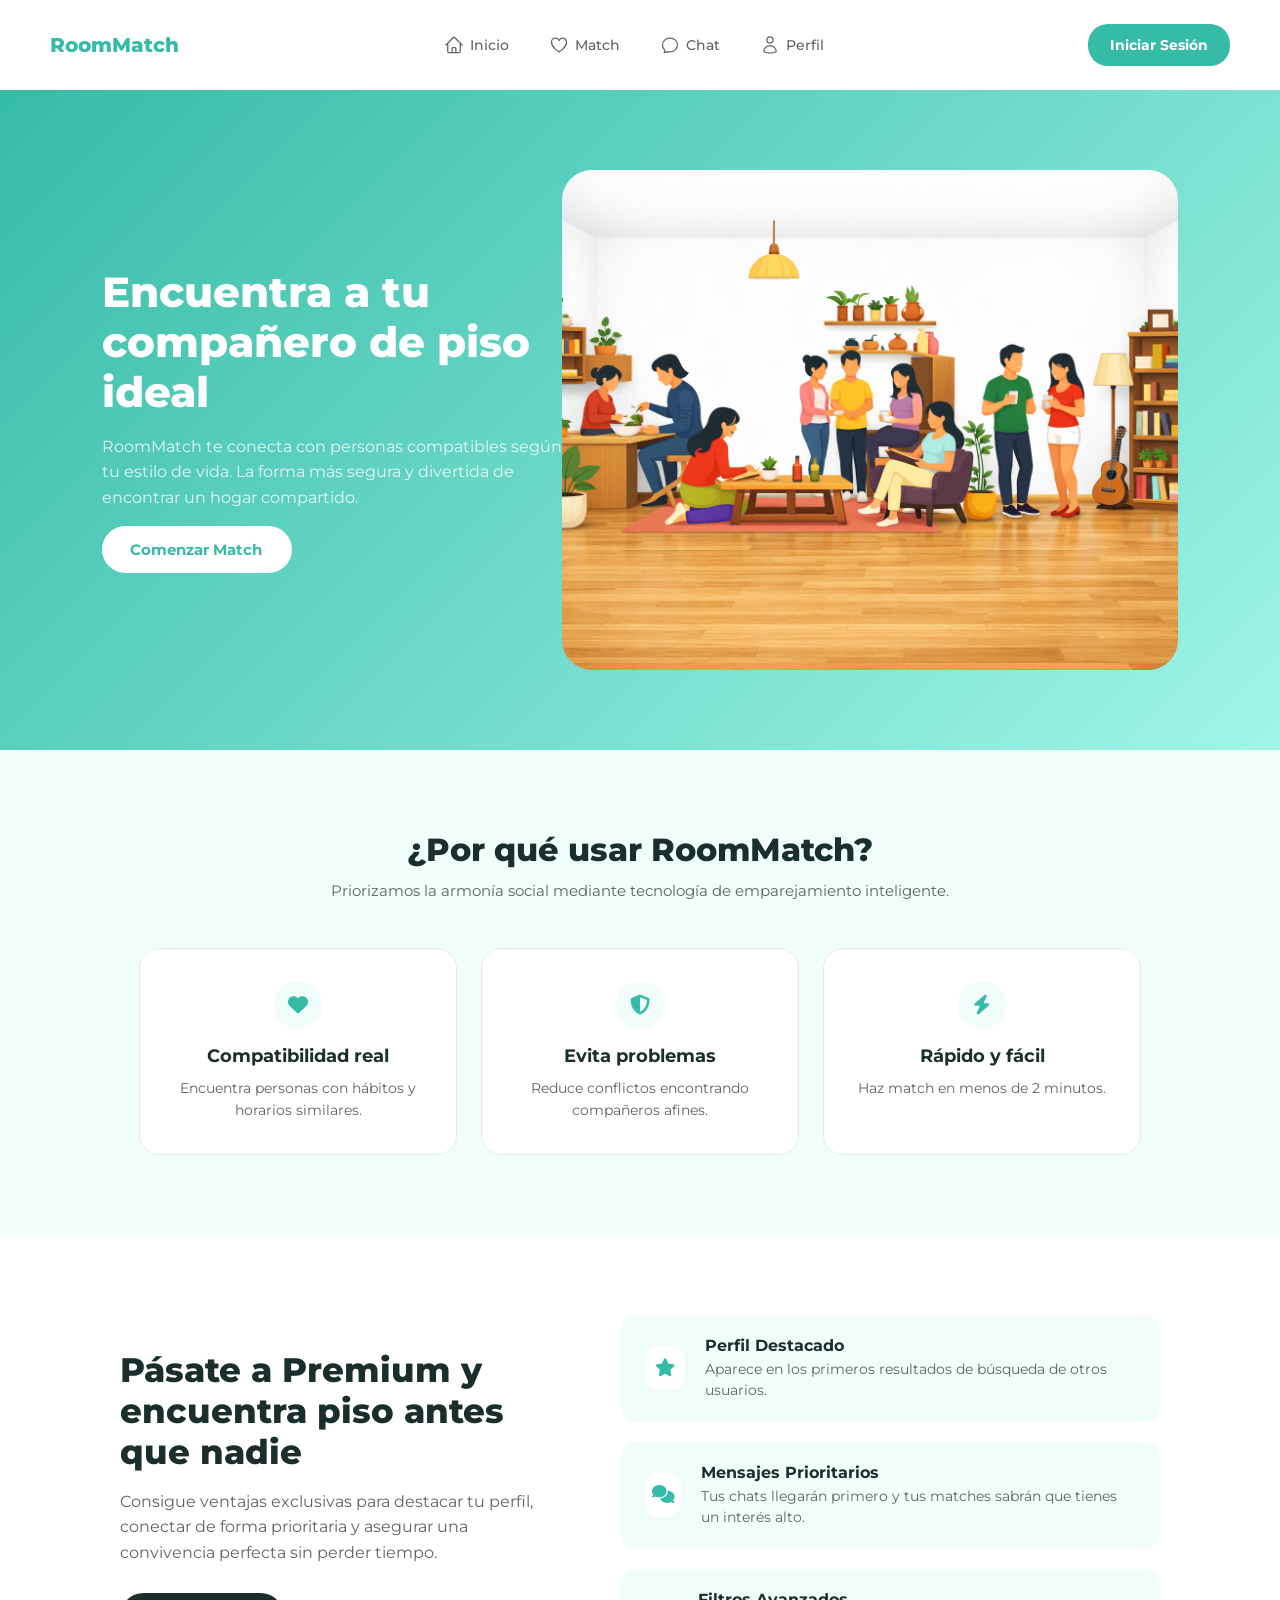
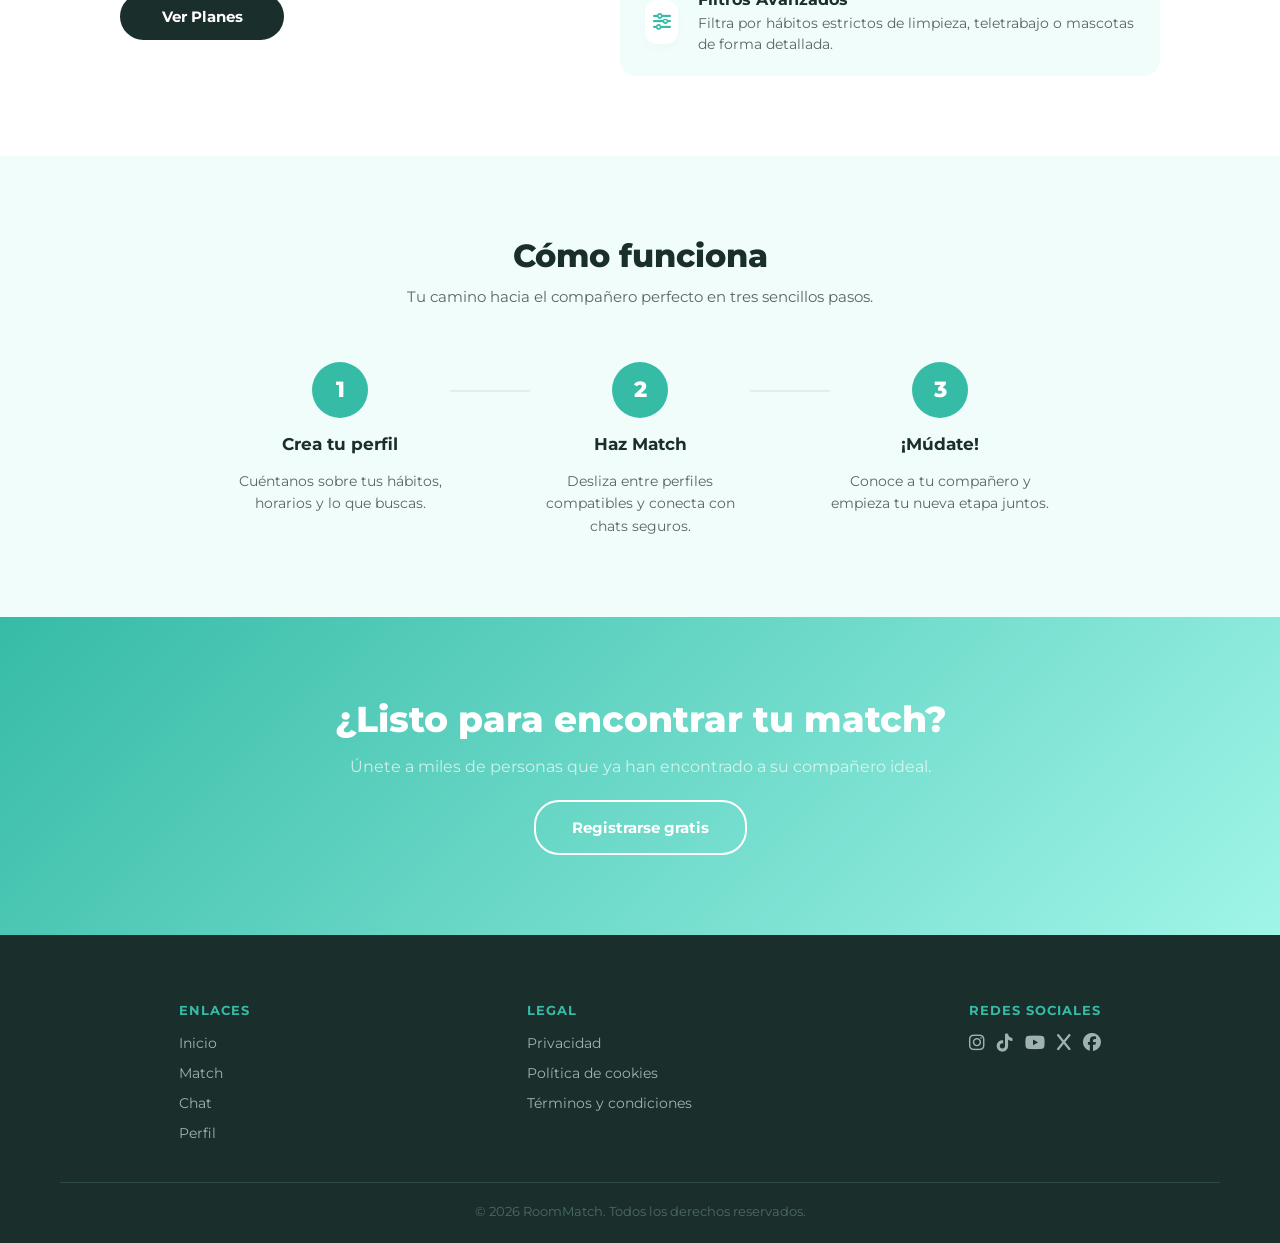
<file: index.html>
<!doctype html>

<html lang="es">
  <head>
    <meta charset="UTF-8" />
    <meta name="viewport" content="width=device-width, initial-scale=1.0" />
    <title>RoomMatch</title>
    <link rel="icon" sizes="64x64" href="img/assets/logo-roommatch.png" />
    <link rel="stylesheet" href="./css/index.css" />
    <link rel="stylesheet" href="./css/layout.css" />
    <link rel="preconnect" href="https://fonts.googleapis.com" />
    <link rel="preconnect" href="https://fonts.gstatic.com" crossorigin />
    <link
      href="https://fonts.googleapis.com/css2?family=Montserrat:ital,wght@0,100..900;1,100..900&display=swap"
      rel="stylesheet"
    />
    <link
      rel="stylesheet"
      href="https://cdnjs.cloudflare.com/ajax/libs/font-awesome/6.5.0/css/all.min.css"
    />
  </head>

  <body>
    <header>
      <div class="logo">
        <a href="index.html">RoomMatch</a>
      </div>

      <nav class="nav">
        <a href="index.html">
          <svg
            xmlns="http://www.w3.org/2000/svg"
            fill="none"
            viewBox="0 0 24 24"
            stroke-width="1.5"
            stroke="currentColor"
            class="icon"
          >
            <path
              stroke-linecap="round"
              stroke-linejoin="round"
              d="m2.25 12 8.954-8.955c.44-.439 1.152-.439 1.591 0L21.75 12M4.5 9.75v10.125c0 .621.504 1.125 1.125 1.125H9.75v-4.875c0-.621.504-1.125 1.125-1.125h2.25c.621 0 1.125.504 1.125 1.125V21h4.125c.621 0 1.125-.504 1.125-1.125V9.75M8.25 21h8.25"
            />
          </svg>

          Inicio
        </a>

        <a href="match.html">
          <svg
            xmlns="http://www.w3.org/2000/svg"
            fill="none"
            viewBox="0 0 24 24"
            stroke-width="1.5"
            stroke="currentColor"
            class="icon"
          >
            <path
              stroke-linecap="round"
              stroke-linejoin="round"
              d="M21 8.25c0-2.485-2.099-4.5-4.688-4.5-1.935 0-3.597 1.126-4.312 2.733-.715-1.607-2.377-2.733-4.313-2.733C5.1 3.75 3 5.765 3 8.25c0 7.22 9 12 9 12s9-4.78 9-12Z"
            />
          </svg>

          Match
        </a>

        <a href="chat.html">
          <svg
            xmlns="http://www.w3.org/2000/svg"
            fill="none"
            viewBox="0 0 24 24"
            stroke-width="1.5"
            stroke="currentColor"
            class="icon"
          >
            <path
              stroke-linecap="round"
              stroke-linejoin="round"
              d="M12 20.25c4.97 0 9-3.694 9-8.25s-4.03-8.25-9-8.25S3 7.444 3 12c0 2.104.859 4.023 2.273 5.48.432.447.74 1.04.586 1.641a4.483 4.483 0 0 1-.923 1.785A5.969 5.969 0 0 0 6 21c1.282 0 2.47-.402 3.445-1.087.81.22 1.668.337 2.555.337Z"
            />
          </svg>

          Chat
        </a>

        <a href="perfil.html">
          <svg
            xmlns="http://www.w3.org/2000/svg"
            fill="none"
            viewBox="0 0 24 24"
            stroke-width="1.5"
            stroke="currentColor"
            class="icon"
          >
            <path
              stroke-linecap="round"
              stroke-linejoin="round"
              d="M15.75 6a3.75 3.75 0 1 1-7.5 0 3.75 3.75 0 0 1 7.5 0ZM4.501 20.118a7.5 7.5 0 0 1 14.998 0A17.933 17.933 0 0 1 12 21.75c-2.676 0-5.216-.584-7.499-1.632Z"
            />
          </svg>

          Perfil
        </a>
      </nav>

      <div class="header-actions">
        <a href="login.html" class="btn-login">Iniciar Sesión</a>
      </div>
    </header>

    <main>
      <!-- PORTADA -->

      <section class="portada">
        <div class="portada-texto">
          <h1>Encuentra a tu compañero de piso ideal</h1>

          <p>
            RoomMatch te conecta con personas compatibles según tu estilo de
            vida. La forma más segura y divertida de encontrar un hogar
            compartido.
          </p>

          <a href="match.html" class="btn-principal">Comenzar Match</a>
        </div>

        <div class="portada-imagen">
          <img src="img/assets/asset-index.png" alt="compañeros de piso" />
        </div>
      </section>

      <!-- BENEFICIOS -->

      <section class="beneficios">
        <h2>¿Por qué usar RoomMatch?</h2>

        <p class="beneficios-subtitulo">
          Priorizamos la armonía social mediante tecnología de emparejamiento
          inteligente.
        </p>

        <div class="lista-beneficios">
          <div class="tarjeta-beneficio">
            <div class="tarjeta-beneficio-icono">
              <i class="fa-solid fa-heart"></i>
            </div>

            <h3>Compatibilidad real</h3>

            <p>Encuentra personas con hábitos y horarios similares.</p>
          </div>

          <div class="tarjeta-beneficio">
            <div class="tarjeta-beneficio-icono">
              <i class="fa-solid fa-shield-halved"></i>
            </div>

            <h3>Evita problemas</h3>

            <p>Reduce conflictos encontrando compañeros afines.</p>
          </div>

          <div class="tarjeta-beneficio">
            <div class="tarjeta-beneficio-icono">
              <i class="fa-solid fa-bolt"></i>
            </div>

            <h3>Rápido y fácil</h3>

            <p>Haz match en menos de 2 minutos.</p>
          </div>
        </div>
      </section>

      <section class="premium">
        <div class="premium-contenedor">
          <div class="premium-texto">
            <h2>Pásate a Premium y encuentra piso antes que nadie</h2>
            <p>
              Consigue ventajas exclusivas para destacar tu perfil, conectar de
              forma prioritaria y asegurar una convivencia perfecta sin perder
              tiempo.
            </p>
            <a href="premium.html" class="btn-premium">Ver Planes</a>
          </div>

          <div class="premium-ventajas">
            <div class="tarjeta-ventaja">
              <div class="ventaja-icono">
                <i class="fa-solid fa-star"></i>
              </div>
              <div class="ventaja-info">
                <h3>Perfil Destacado</h3>
                <p>
                  Aparece en los primeros resultados de búsqueda de otros
                  usuarios.
                </p>
              </div>
            </div>

            <div class="tarjeta-ventaja">
              <div class="ventaja-icono">
                <i class="fa-solid fa-comments"></i>
              </div>
              <div class="ventaja-info">
                <h3>Mensajes Prioritarios</h3>
                <p>
                  Tus chats llegarán primero y tus matches sabrán que tienes un
                  interés alto.
                </p>
              </div>
            </div>

            <div class="tarjeta-ventaja">
              <div class="ventaja-icono">
                <i class="fa-solid fa-sliders"></i>
              </div>
              <div class="ventaja-info">
                <h3>Filtros Avanzados</h3>
                <p>
                  Filtra por hábitos estrictos de limpieza, teletrabajo o
                  mascotas de forma detallada.
                </p>
              </div>
            </div>
          </div>
        </div>
      </section>

      <!-- PASOS -->

      <section class="pasos">
        <h2>Cómo funciona</h2>

        <p class="pasos-subtitulo">
          Tu camino hacia el compañero perfecto en tres sencillos pasos.
        </p>

        <div class="lista-pasos">
          <div class="paso">
            <div class="paso-numero">1</div>

            <h3>Crea tu perfil</h3>

            <p>Cuéntanos sobre tus hábitos, horarios y lo que buscas.</p>
          </div>

          <div class="paso-divisor"></div>

          <div class="paso">
            <div class="paso-numero">2</div>

            <h3>Haz Match</h3>

            <p>
              Desliza entre perfiles compatibles y conecta con chats seguros.
            </p>
          </div>

          <div class="paso-divisor"></div>

          <div class="paso">
            <div class="paso-numero">3</div>

            <h3>¡Múdate!</h3>

            <p>Conoce a tu compañero y empieza tu nueva etapa juntos.</p>
          </div>
        </div>
      </section>

      <!-- LLAMADA A ACCIÓN -->

      <section class="llamada-accion">
        <h2>¿Listo para encontrar tu match?</h2>

        <p>
          Únete a miles de personas que ya han encontrado a su compañero ideal.
        </p>

        <a href="login.html" class="btn-llamada-accion">Registrarse gratis</a>
      </section>
    </main>

    <footer class="footer">
      <div class="footer-content">
        <div class="footer-col">
          <h4>Enlaces</h4>

          <a href="index.html">Inicio</a>

          <a href="match.html">Match</a>

          <a href="chat.html">Chat</a>

          <a href="perfil.html">Perfil</a>
        </div>

        <div class="footer-col">
          <h4>Legal</h4>

          <a href="">Privacidad</a>

          <a href="">Política de cookies</a>

          <a href="">Términos y condiciones</a>
        </div>

        <div class="footer-col">
          <h4>Redes sociales</h4>

          <div class="footer-social">
            <a href="https://www.instagram.com/?hl=es" target="_blank"
              ><i class="fa-brands fa-instagram"></i
            ></a>

            <a href="https://www.tiktok.com/login" target="_blank"
              ><i class="fa-brands fa-tiktok"></i
            ></a>

            <a href="https://www.youtube.com/" target="_blank"
              ><i class="fa-brands fa-youtube"></i
            ></a>

            <a href="https://x.com/?lang=es" target="_blank"
              ><i class="fa-brands fa-x"></i
            ></a>

            <a href="https://www.facebook.com/" target="_blank"
              ><i class="fa-brands fa-facebook"></i
            ></a>
          </div>
        </div>
      </div>

      <div class="footer-copy">
        <p>© 2026 RoomMatch. Todos los derechos reservados.</p>
      </div>
    </footer>
  </body>
</html>
</file>
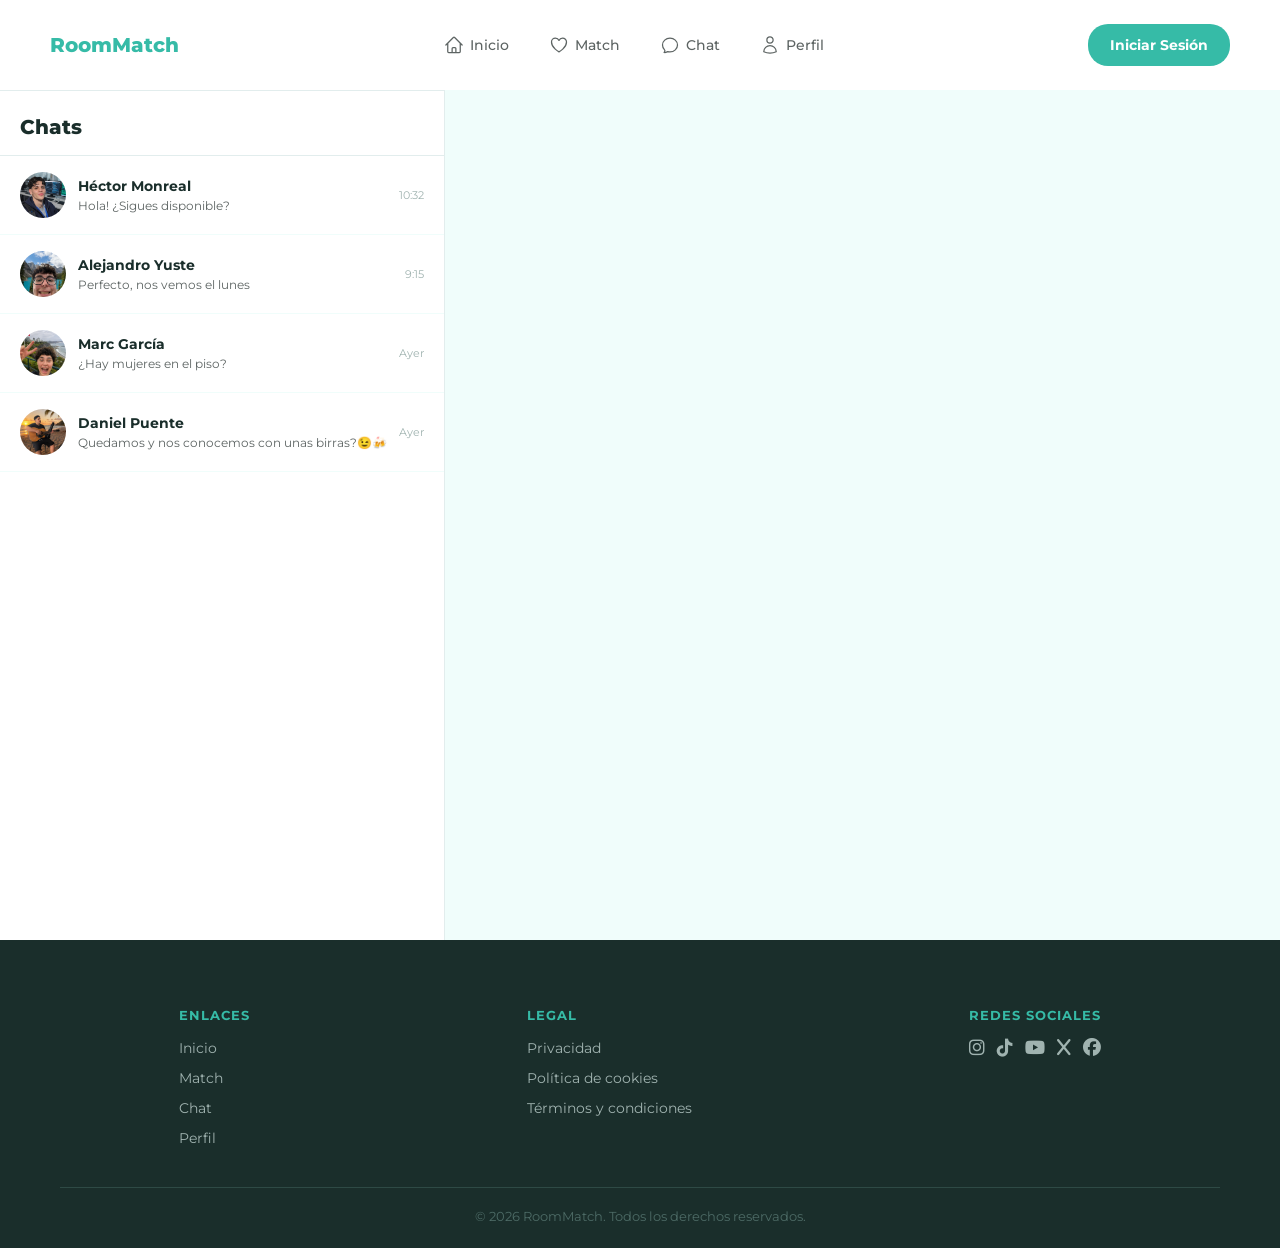
<file: chat.html>
<!doctype html>
<html lang="es">
  <head>
    <meta charset="UTF-8" />
    <meta name="viewport" content="width=device-width, initial-scale=1.0" />
    <title>Chat - RoomMatch</title>
    <link rel="icon" sizes="64x64" href="img/assets/logo-roommatch.png" />
    <link rel="stylesheet" href="css/chat.css" />
    <link rel="stylesheet" href="css/layout.css" />
    <link rel="preconnect" href="https://fonts.googleapis.com" />
    <link rel="preconnect" href="https://fonts.gstatic.com" crossorigin />
    <link
      href="https://fonts.googleapis.com/css2?family=Montserrat:ital,wght@0,100..900;1,100..900&display=swap"
      rel="stylesheet"
    />
    <link
      rel="stylesheet"
      href="https://cdnjs.cloudflare.com/ajax/libs/font-awesome/6.5.0/css/all.min.css"
    />
  </head>

  <body>
    <header>
      <div class="logo">
        <a href="index.html">RoomMatch</a>
      </div>

      <nav class="nav">
        <a href="index.html">
          <svg
            xmlns="http://www.w3.org/2000/svg"
            fill="none"
            viewBox="0 0 24 24"
            stroke-width="1.5"
            stroke="currentColor"
            class="icon"
          >
            <path
              stroke-linecap="round"
              stroke-linejoin="round"
              d="m2.25 12 8.954-8.955c.44-.439 1.152-.439 1.591 0L21.75 12M4.5 9.75v10.125c0 .621.504 1.125 1.125 1.125H9.75v-4.875c0-.621.504-1.125 1.125-1.125h2.25c.621 0 1.125.504 1.125 1.125V21h4.125c.621 0 1.125-.504 1.125-1.125V9.75M8.25 21h8.25"
            />
          </svg>
          Inicio
        </a>

        <a href="match.html">
          <svg
            xmlns="http://www.w3.org/2000/svg"
            fill="none"
            viewBox="0 0 24 24"
            stroke-width="1.5"
            stroke="currentColor"
            class="icon"
          >
            <path
              stroke-linecap="round"
              stroke-linejoin="round"
              d="M21 8.25c0-2.485-2.099-4.5-4.688-4.5-1.935 0-3.597 1.126-4.312 2.733-.715-1.607-2.377-2.733-4.313-2.733C5.1 3.75 3 5.765 3 8.25c0 7.22 9 12 9 12s9-4.78 9-12Z"
            />
          </svg>
          Match
        </a>

        <a href="chat.html">
          <svg
            xmlns="http://www.w3.org/2000/svg"
            fill="none"
            viewBox="0 0 24 24"
            stroke-width="1.5"
            stroke="currentColor"
            class="icon"
          >
            <path
              stroke-linecap="round"
              stroke-linejoin="round"
              d="M12 20.25c4.97 0 9-3.694 9-8.25s-4.03-8.25-9-8.25S3 7.444 3 12c0 2.104.859 4.023 2.273 5.48.432.447.74 1.04.586 1.641a4.483 4.483 0 0 1-.923 1.785A5.969 5.969 0 0 0 6 21c1.282 0 2.47-.402 3.445-1.087.81.22 1.668.337 2.555.337Z"
            />
          </svg>
          Chat
        </a>

        <a href="perfil.html">
          <svg
            xmlns="http://www.w3.org/2000/svg"
            fill="none"
            viewBox="0 0 24 24"
            stroke-width="1.5"
            stroke="currentColor"
            class="icon"
          >
            <path
              stroke-linecap="round"
              stroke-linejoin="round"
              d="M15.75 6a3.75 3.75 0 1 1-7.5 0 3.75 3.75 0 0 1 7.5 0ZM4.501 20.118a7.5 7.5 0 0 1 14.998 0A17.933 17.933 0 0 1 12 21.75c-2.676 0-5.216-.584-7.499-1.632Z"
            />
          </svg>
          Perfil
        </a>
      </nav>

      <div class="header-actions">
        <a href="login.html" class="btn-login">Iniciar Sesión</a>
      </div>
    </header>

    <main class="chat-panel">
      <aside class="lista-chats">
        <div class="chats-cabecera">
          <h2>Chats</h2>
        </div>

        <div class="chat-item">
          <img src="img/personas/hector.png" alt="Avatar" class="chat-avatar" />
          <div class="chat-info">
            <span class="chat-nombre">Héctor Monreal</span>
            <span class="chat-ultimo-mensaje">Hola! ¿Sigues disponible?</span>
          </div>
          <span class="chat-hora">10:32</span>
        </div>

        <div class="chat-item">
          <img
            src="img/personas/alejandro.png"
            alt="Avatar"
            class="chat-avatar"
          />
          <div class="chat-info">
            <span class="chat-nombre">Alejandro Yuste</span>
            <span class="chat-ultimo-mensaje"
              >Perfecto, nos vemos el lunes</span
            >
          </div>
          <span class="chat-hora">9:15</span>
        </div>

        <div class="chat-item">
          <img src="img/personas/marc.png" alt="Avatar" class="chat-avatar" />
          <div class="chat-info">
            <span class="chat-nombre">Marc García</span>
            <span class="chat-ultimo-mensaje">¿Hay mujeres en el piso?</span>
          </div>
          <span class="chat-hora">Ayer</span>
        </div>

        <div class="chat-item">
          <img src="img/personas/daniel.png" alt="Avatar" class="chat-avatar" />
          <div class="chat-info">
            <span class="chat-nombre">Daniel Puente</span>
            <span class="chat-ultimo-mensaje"
              >Quedamos y nos conocemos con unas birras?😉🍻</span
            >
          </div>
          <span class="chat-hora">Ayer</span>
        </div>
      </aside>

      <section class="ventana-chat">
        <div class="chat-vacio"></div>
      </section>
    </main>

    <footer class="footer">
      <div class="footer-content">
        <div class="footer-col">
          <h4>Enlaces</h4>
          <a href="index.html">Inicio</a>
          <a href="match.html">Match</a>
          <a href="chat.html">Chat</a>
          <a href="perfil.html">Perfil</a>
        </div>
        <div class="footer-col">
          <h4>Legal</h4>
          <a href="">Privacidad</a>
          <a href="">Política de cookies</a>
          <a href="">Términos y condiciones</a>
        </div>
        <div class="footer-col">
          <h4>Redes sociales</h4>
          <div class="footer-social">
            <a href="https://www.instagram.com/?hl=es" target="_blank"
              ><i class="fa-brands fa-instagram"></i
            ></a>
            <a href="https://www.tiktok.com/login" target="_blank"
              ><i class="fa-brands fa-tiktok"></i
            ></a>
            <a href="https://www.youtube.com/" target="_blank"
              ><i class="fa-brands fa-youtube"></i
            ></a>
            <a href="https://x.com/?lang=es" target="_blank"
              ><i class="fa-brands fa-x"></i
            ></a>
            <a href="https://www.facebook.com/" target="_blank"
              ><i class="fa-brands fa-facebook"></i
            ></a>
          </div>
        </div>
      </div>
      <div class="footer-copy">
        <p>© 2026 RoomMatch. Todos los derechos reservados.</p>
      </div>
    </footer>
  </body>
</html>
</file>
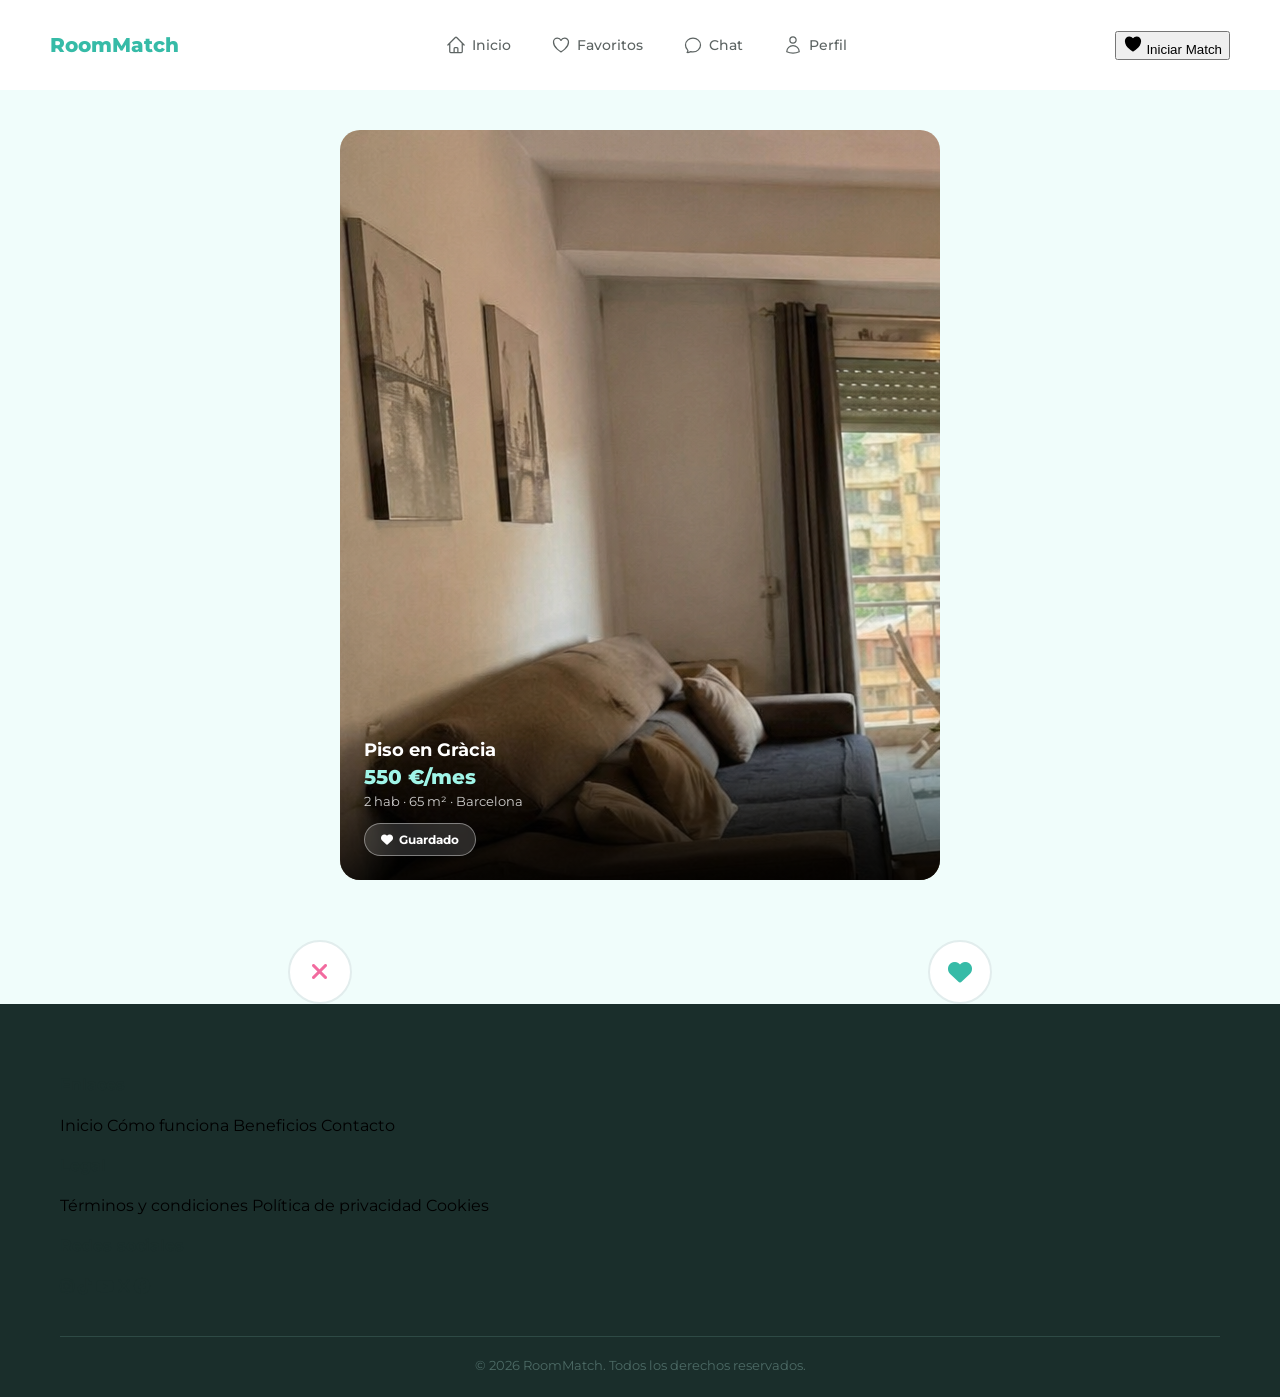
<file: favoritos.html>
<!doctype html>
<html lang="es">
  <head>
    <meta charset="UTF-8" />
    <meta name="viewport" content="width=device-width, initial-scale=1.0" />
    <title>Favoritos - RoomMatch</title>
    <link rel="icon" sizes="64x64" href="img/logo/logo.png" />
    <link rel="stylesheet" href="css/favoritos.css" />
    <link rel="stylesheet" href="css/layout.css" />
    <link rel="preconnect" href="https://fonts.googleapis.com" />
    <link rel="preconnect" href="https://fonts.gstatic.com" crossorigin />
    <link
      href="https://fonts.googleapis.com/css2?family=Montserrat:ital,wght@0,100..900;1,100..900&display=swap"
      rel="stylesheet"
    />
    <link
      rel="stylesheet"
      href="https://cdnjs.cloudflare.com/ajax/libs/font-awesome/6.5.0/css/all.min.css"
    />
  </head>
  <body>
    <header>
      <div class="logo">
        <a href="./index.html">RoomMatch</a>
      </div>

      <nav class="nav">
        <a href="./index.html">
          <svg
            xmlns="http://www.w3.org/2000/svg"
            fill="none"
            viewBox="0 0 24 24"
            stroke-width="1.5"
            stroke="currentColor"
            class="icon"
          >
            <path
              stroke-linecap="round"
              stroke-linejoin="round"
              d="m2.25 12 8.954-8.955c.44-.439 1.152-.439 1.591 0L21.75 12M4.5 9.75v10.125c0 .621.504 1.125 1.125 1.125H9.75v-4.875c0-.621.504-1.125 1.125-1.125h2.25c.621 0 1.125.504 1.125 1.125V21h4.125c.621 0 1.125-.504 1.125-1.125V9.75M8.25 21h8.25"
            />
          </svg>
          Inicio
        </a>

        <a href="favoritos.html">
          <svg
            xmlns="http://www.w3.org/2000/svg"
            fill="none"
            viewBox="0 0 24 24"
            stroke-width="1.5"
            stroke="currentColor"
            class="icon"
          >
            <path
              stroke-linecap="round"
              stroke-linejoin="round"
              d="M21 8.25c0-2.485-2.099-4.5-4.688-4.5-1.935 0-3.597 1.126-4.312 2.733-.715-1.607-2.377-2.733-4.313-2.733C5.1 3.75 3 5.765 3 8.25c0 7.22 9 12 9 12s9-4.78 9-12Z"
            />
          </svg>
          Favoritos
        </a>

        <a href="./chat.html">
          <svg
            xmlns="http://www.w3.org/2000/svg"
            fill="none"
            viewBox="0 0 24 24"
            stroke-width="1.5"
            stroke="currentColor"
            class="icon"
          >
            <path
              stroke-linecap="round"
              stroke-linejoin="round"
              d="M12 20.25c4.97 0 9-3.694 9-8.25s-4.03-8.25-9-8.25S3 7.444 3 12c0 2.104.859 4.023 2.273 5.48.432.447.74 1.04.586 1.641a4.483 4.483 0 0 1-.923 1.785A5.969 5.969 0 0 0 6 21c1.282 0 2.47-.402 3.445-1.087.81.22 1.668.337 2.555.337Z"
            />
          </svg>
          Chat
        </a>

        <a href="./perfil.html">
          <svg
            xmlns="http://www.w3.org/2000/svg"
            fill="none"
            viewBox="0 0 24 24"
            stroke-width="1.5"
            stroke="currentColor"
            class="icon"
          >
            <path
              stroke-linecap="round"
              stroke-linejoin="round"
              d="M15.75 6a3.75 3.75 0 1 1-7.5 0 3.75 3.75 0 0 1 7.5 0ZM4.501 20.118a7.5 7.5 0 0 1 14.998 0A17.933 17.933 0 0 1 12 21.75c-2.676 0-5.216-.584-7.499-1.632Z"
            />
          </svg>
          Perfil
        </a>
      </nav>

      <div>
        <button>
          <a href="login.html"
            ><svg
              xmlns="http://www.w3.org/2000/svg"
              viewBox="0 0 24 24"
              fill="currentColor"
              class="icon"
            >
              <path
                d="m11.645 20.91-.007-.003-.022-.012a15.247 15.247 0 0 1-.383-.218 25.18 25.18 0 0 1-4.244-3.17C4.688 15.36 2.25 12.174 2.25 8.25 2.25 5.322 4.714 3 7.688 3A5.5 5.5 0 0 1 12 5.052 5.5 5.5 0 0 1 16.313 3c2.973 0 5.437 2.322 5.437 5.25 0 3.925-2.438 7.111-4.739 9.256a25.175 25.175 0 0 1-4.244 3.17 15.247 15.247 0 0 1-.383.219l-.022.012-.007.004-.003.001a.752.752 0 0 1-.704 0l-.003-.001Z"
              />
            </svg>
            Iniciar Match
          </a>
        </button>
      </div>
    </header>

    <main>
      <div class="recuadro-2">
        <div class="favoritos-lista">
          <div class="favorito-item">
            <div class="fav-imagen"><img src="img/pisos/piso-barcelona-1.png" alt="Piso 1"></div>
            <div class="fav-overlay">
              <h3>Piso en Gràcia</h3>
              <span class="fav-precio">550 €/mes</span>
              <p>2 hab · 65 m² · Barcelona</p>
              <button class="btn-quitar">
                <i class="fa-solid fa-heart"></i> Guardado
              </button>
            </div>
          </div>
        </div>
      </div>

      <div class="botones-accion">
        <button class="btn-no"><i class="fa-solid fa-xmark"></i></button>
        <button class="btn-si"><i class="fa-solid fa-heart"></i></button>
      </div>
    </main>

    <footer class="footer">
      <div class="footer-contenido">
        <div class="footer-columna">
          <h4>Enlaces</h4>
          <a href="index.html">Inicio</a>
          <a href="">Cómo funciona</a>
          <a href="">Beneficios</a>
          <a href="">Contacto</a>
        </div>

        <div class="footer-columna">
          <h4>Legal</h4>
          <a href="">Términos y condiciones</a>
          <a href="">Política de privacidad</a>
          <a href="">Cookies</a>
        </div>

        <div class="footer-columna">
          <h4>Redes sociales</h4>
          <div class="redes-sociales">
            <i class="fa-brands fa-instagram"></i>
            <i class="fa-brands fa-tiktok"></i>
            <i class="fa-brands fa-youtube"></i>
            <i class="fa-brands fa-x"></i>
            <i class="fa-brands fa-facebook"></i>
          </div>
        </div>
      </div>

      <div class="footer-copy">
        <p>© 2026 RoomMatch. Todos los derechos reservados.</p>
      </div>
    </footer>
  </body>
</html>
</file>
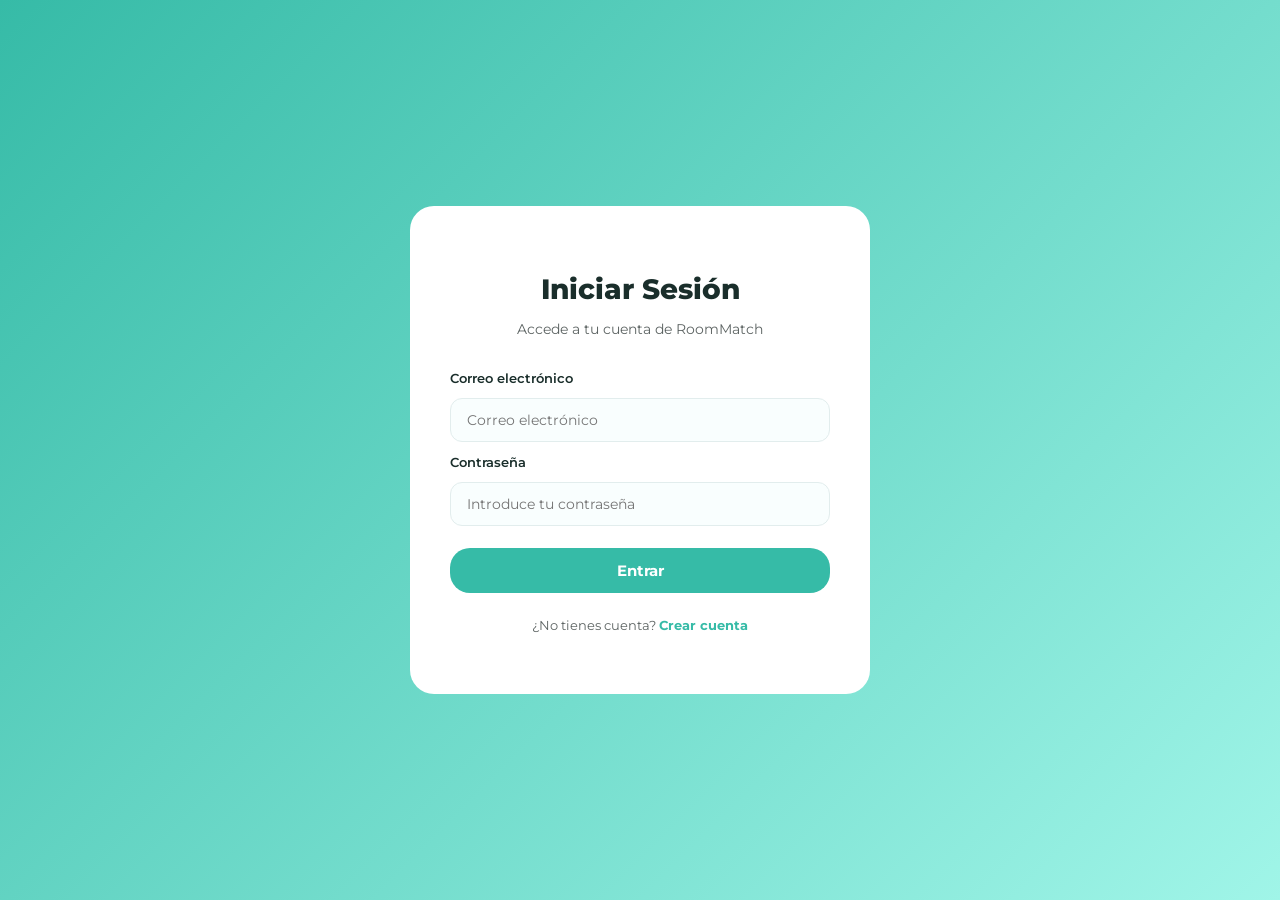
<file: login.html>
<!doctype html>
<html lang="es">
  <head>
    <meta charset="UTF-8" />
    <meta name="viewport" content="width=device-width, initial-scale=1.0" />
    <title>Iniciar Sesión - RoomMatch</title>
    <link rel="icon" sizes="64x64" href="img/assets/logo-roommatch.png" />
    <link rel="stylesheet" href="css/login.css" />
    <link rel="preconnect" href="https://fonts.googleapis.com" />
    <link rel="preconnect" href="https://fonts.gstatic.com" crossorigin />
    <link
      href="https://fonts.googleapis.com/css2?family=Montserrat:wght@300;400;600;800&display=swap"
      rel="stylesheet"
    />
    <link
      rel="stylesheet"
      href="https://cdnjs.cloudflare.com/ajax/libs/font-awesome/6.5.0/css/all.min.css"
    />
  </head>

  <body>
    <div class="contenedor-login">
      <div class="login-caja">
        <h1>Iniciar Sesión</h1>
        <p class="subtitulo">Accede a tu cuenta de RoomMatch</p>

        <form>
          <label for="email">Correo electrónico</label>
          <input type="email" id="email" placeholder="Correo electrónico" />

          <label for="password">Contraseña</label>
          <input
            type="password"
            id="password"
            placeholder="Introduce tu contraseña"
          />

          <button type="button" class="boton-login">
            <a href="index.html">Entrar</a>
          </button>
        </form>

        <p class="registro">
          ¿No tienes cuenta?
          <a href="register.html">Crear cuenta</a>
        </p>
      </div>
    </div>
  </body>
  <script src="js/login.js"></script>
</html>
</file>
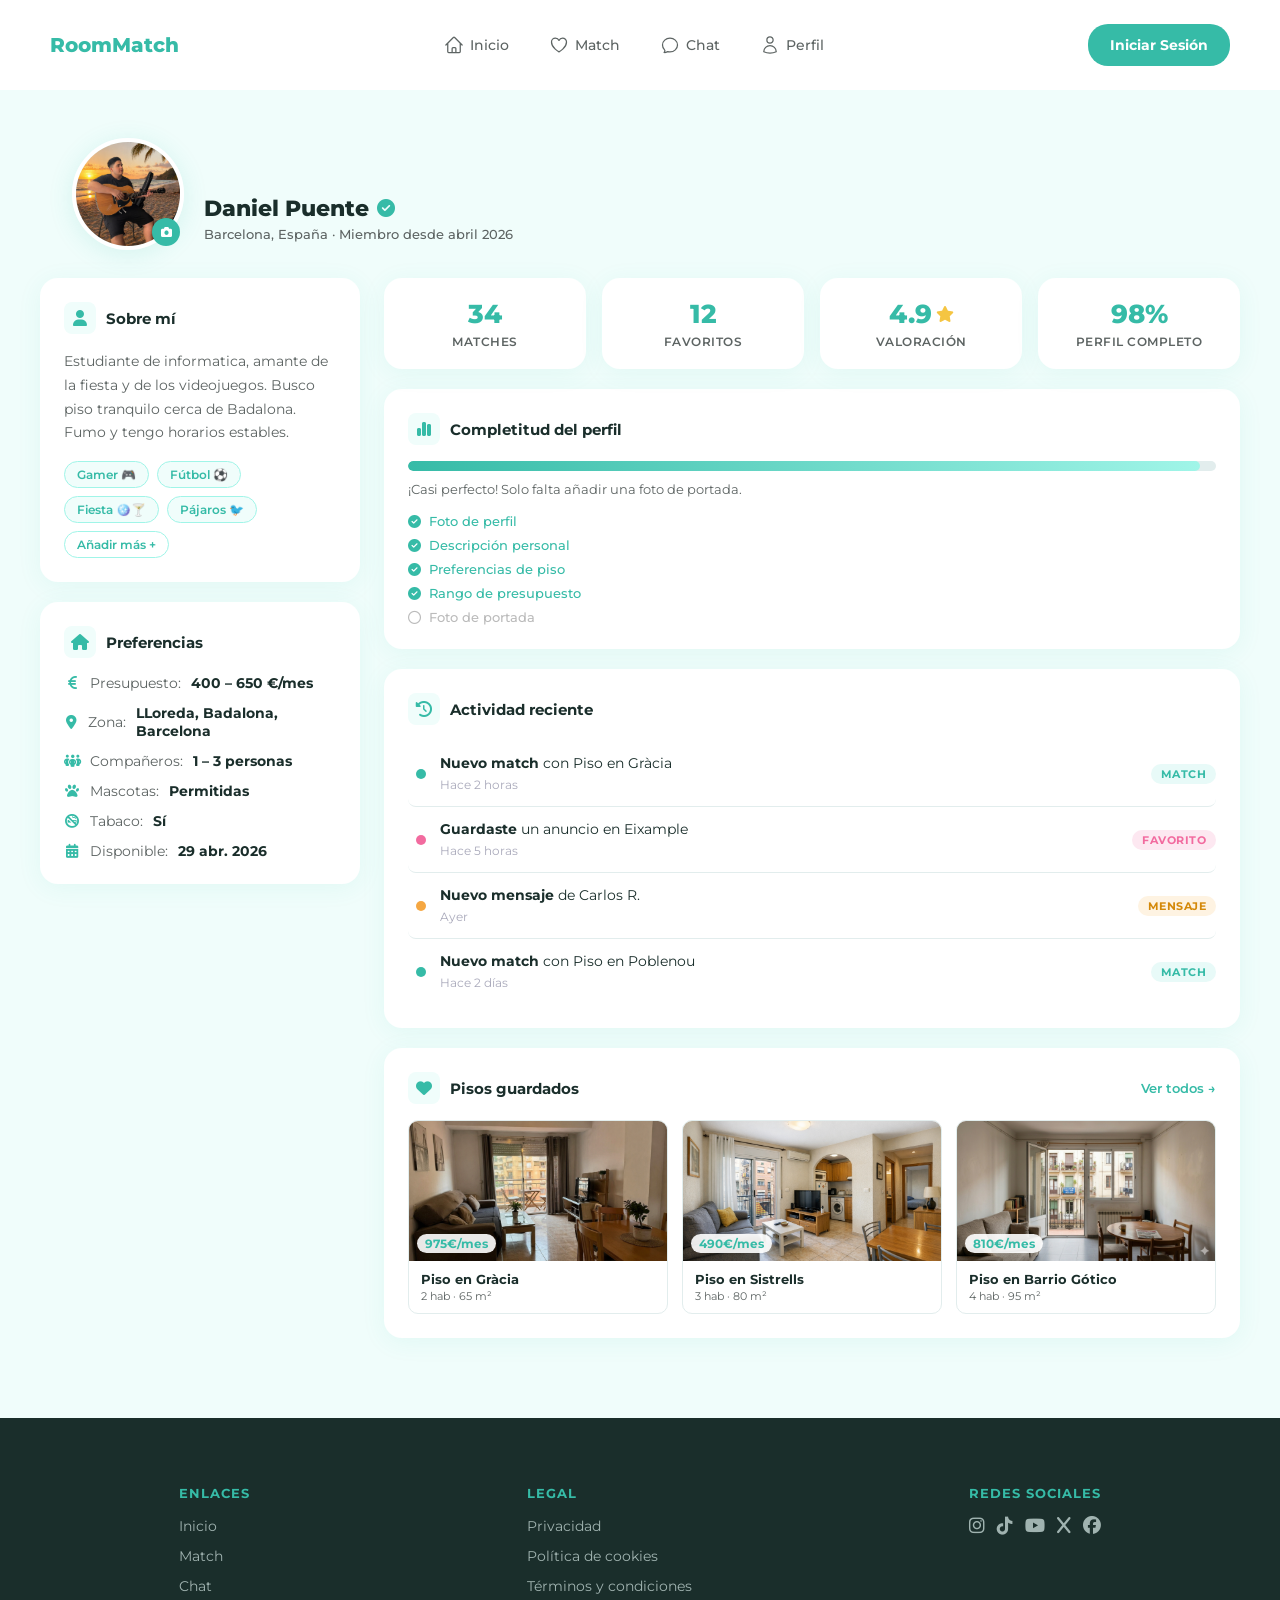
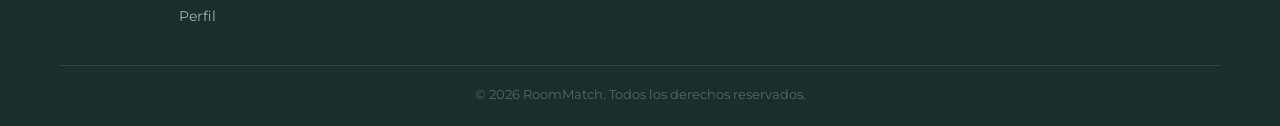
<file: perfil.html>
<!doctype html>
<html lang="es">
  <head>
    <meta charset="UTF-8" />
    <meta name="viewport" content="width=device-width, initial-scale=1.0" />
    <title>Tu Perfil — RoomMatch</title>
    <link rel="icon" sizes="64x64" href="img/assets/logo-roommatch.png" />
    <link rel="stylesheet" href="./css/layout.css" />
    <link rel="stylesheet" href="./css/perfil.css" />
    <link rel="preconnect" href="https://fonts.googleapis.com" />
    <link rel="preconnect" href="https://fonts.gstatic.com" crossorigin />
    <link
      href="https://fonts.googleapis.com/css2?family=Montserrat:ital,wght@0,100..900;1,100..900&display=swap"
      rel="stylesheet"
    />
    <link
      rel="stylesheet"
      href="https://cdnjs.cloudflare.com/ajax/libs/font-awesome/6.5.0/css/all.min.css"
    />
  </head>
  <body>
    <header>
      <div class="logo">
        <a href="index.html">RoomMatch</a>
      </div>
      <nav class="nav">
        <a href="index.html">
          <svg
            xmlns="http://www.w3.org/2000/svg"
            fill="none"
            viewBox="0 0 24 24"
            stroke-width="1.5"
            stroke="currentColor"
            class="icon"
          >
            <path
              stroke-linecap="round"
              stroke-linejoin="round"
              d="m2.25 12 8.954-8.955c.44-.439 1.152-.439 1.591 0L21.75 12M4.5 9.75v10.125c0 .621.504 1.125 1.125 1.125H9.75v-4.875c0-.621.504-1.125 1.125-1.125h2.25c.621 0 1.125.504 1.125 1.125V21h4.125c.621 0 1.125-.504 1.125-1.125V9.75M8.25 21h8.25"
            />
          </svg>
          Inicio
        </a>
        <a href="match.html">
          <svg
            xmlns="http://www.w3.org/2000/svg"
            fill="none"
            viewBox="0 0 24 24"
            stroke-width="1.5"
            stroke="currentColor"
            class="icon"
          >
            <path
              stroke-linecap="round"
              stroke-linejoin="round"
              d="M21 8.25c0-2.485-2.099-4.5-4.688-4.5-1.935 0-3.597 1.126-4.312 2.733-.715-1.607-2.377-2.733-4.313-2.733C5.1 3.75 3 5.765 3 8.25c0 7.22 9 12 9 12s9-4.78 9-12Z"
            />
          </svg>
          Match
        </a>
        <a href="chat.html">
          <svg
            xmlns="http://www.w3.org/2000/svg"
            fill="none"
            viewBox="0 0 24 24"
            stroke-width="1.5"
            stroke="currentColor"
            class="icon"
          >
            <path
              stroke-linecap="round"
              stroke-linejoin="round"
              d="M12 20.25c4.97 0 9-3.694 9-8.25s-4.03-8.25-9-8.25S3 7.444 3 12c0 2.104.859 4.023 2.273 5.48.432.447.74 1.04.586 1.641a4.483 4.483 0 0 1-.923 1.785A5.969 5.969 0 0 0 6 21c1.282 0 2.47-.402 3.445-1.087.81.22 1.668.337 2.555.337Z"
            />
          </svg>
          Chat
        </a>
        <a href="perfil.html">
          <svg
            xmlns="http://www.w3.org/2000/svg"
            fill="none"
            viewBox="0 0 24 24"
            stroke-width="1.5"
            stroke="currentColor"
            class="icon"
          >
            <path
              stroke-linecap="round"
              stroke-linejoin="round"
              d="M15.75 6a3.75 3.75 0 1 1-7.5 0 3.75 3.75 0 0 1 7.5 0ZM4.501 20.118a7.5 7.5 0 0 1 14.998 0A17.933 17.933 0 0 1 12 21.75c-2.676 0-5.216-.584-7.499-1.632Z"
            />
          </svg>
          Perfil
        </a>
      </nav>
      <div class="header-actions">
        <a href="login.html" class="btn-login">Iniciar Sesión</a>
      </div>
    </header>

    <main class="contenido">
      <div class="perfil-usuario">
        <div class="foto-usuario">
          <img src="img/personas/daniel.png" alt="Avatar" />
          <button class="btn-foto"><i class="fa-solid fa-camera"></i></button>
        </div>
        <div class="datos-usuario">
          <h1>
            Daniel Puente
            <span class="verificado"
              ><i class="fa-solid fa-circle-check"></i
            ></span>
          </h1>
          <p>Barcelona, España · Miembro desde abril 2026</p>
        </div>
      </div>

      <div class="columnas">
        <aside class="columna-izq">
          <div class="bloque">
            <div class="bloque-titulo">
              <div class="icono-bloque"><i class="fa-solid fa-user"></i></div>
              <h3>Sobre mí</h3>
            </div>
            <p class="descripcion">
              Estudiante de informatica, amante de la fiesta y de los
              videojuegos. Busco piso tranquilo cerca de Badalona. Fumo y tengo
              horarios estables.
            </p>
            <div class="tags">
              <span class="tag">Gamer 🎮</span>
              <span class="tag">Fútbol ⚽</span>
              <span class="tag">Fiesta 🪩🍸</span>
              <span class="tag">Pájaros 🐦</span>
              <div class="tag-añadir"><span>Añadir más +</span></div>
            </div>
          </div>

          <div class="bloque">
            <div class="bloque-titulo">
              <div class="icono-bloque"><i class="fa-solid fa-house"></i></div>
              <h3>Preferencias</h3>
            </div>
            <ul class="preferencias">
              <li>
                <i class="fa-solid fa-euro-sign"></i> Presupuesto:
                <strong>400 – 650 €/mes</strong>
              </li>
              <li>
                <i class="fa-solid fa-location-dot"></i> Zona:
                <strong>LLoreda, Badalona, Barcelona</strong>
              </li>
              <li>
                <i class="fa-solid fa-people-group"></i> Compañeros:
                <strong>1 – 3 personas</strong>
              </li>
              <li>
                <i class="fa-solid fa-paw"></i> Mascotas:
                <strong>Permitidas</strong>
              </li>
              <li>
                <i class="fa-solid fa-smoking-ban"></i> Tabaco:
                <strong>Sí</strong>
              </li>
              <li>
                <i class="fa-solid fa-calendar-days"></i> Disponible:
                <strong>29 abr. 2026</strong>
              </li>
            </ul>
          </div>
        </aside>

        <section class="columna-der">
          <div class="estadisticas">
            <div class="estadistica">
              <span class="cifra">34</span>
              <span class="texto-stat">Matches</span>
            </div>
            <div class="estadistica">
              <span class="cifra">12</span>
              <span class="texto-stat">Favoritos</span>
            </div>
            <div class="estadistica">
              <span class="cifra"
                >4.9 <i class="fa-solid fa-star estrella"></i
              ></span>
              <span class="texto-stat">Valoración</span>
            </div>
            <div class="estadistica">
              <span class="cifra">98%</span>
              <span class="texto-stat">Perfil completo</span>
            </div>
          </div>

          <div class="bloque">
            <div class="bloque-titulo">
              <div class="icono-bloque">
                <i class="fa-solid fa-chart-simple"></i>
              </div>
              <h3>Completitud del perfil</h3>
            </div>
            <div class="progreso-barra">
              <div class="progreso-relleno" style="width: 98%"></div>
            </div>
            <p class="progreso-texto">
              ¡Casi perfecto! Solo falta añadir una foto de portada.
            </p>
            <div class="lista-checks">
              <div class="check-item hecho">
                <i class="fa-solid fa-circle-check"></i> Foto de perfil
              </div>
              <div class="check-item hecho">
                <i class="fa-solid fa-circle-check"></i> Descripción personal
              </div>
              <div class="check-item hecho">
                <i class="fa-solid fa-circle-check"></i> Preferencias de piso
              </div>
              <div class="check-item hecho">
                <i class="fa-solid fa-circle-check"></i> Rango de presupuesto
              </div>
              <div class="check-item pendiente">
                <i class="fa-regular fa-circle"></i> Foto de portada
              </div>
            </div>
          </div>

          <div class="bloque">
            <div class="bloque-titulo">
              <div class="icono-bloque">
                <i class="fa-solid fa-clock-rotate-left"></i>
              </div>
              <h3>Actividad reciente</h3>
            </div>
            <div class="lista-actividad">
              <div class="actividad-fila">
                <div class="actividad-punto verde"></div>
                <div class="actividad-texto">
                  <p><strong>Nuevo match</strong> con Piso en Gràcia</p>
                  <small>Hace 2 horas</small>
                </div>
                <span class="etiqueta-tipo verde-badge">Match</span>
              </div>
              <div class="actividad-fila">
                <div class="actividad-punto rosa"></div>
                <div class="actividad-texto">
                  <p><strong>Guardaste</strong> un anuncio en Eixample</p>
                  <small>Hace 5 horas</small>
                </div>
                <span class="etiqueta-tipo rosa-badge">Favorito</span>
              </div>
              <div class="actividad-fila">
                <div class="actividad-punto naranja"></div>
                <div class="actividad-texto">
                  <p><strong>Nuevo mensaje</strong> de Carlos R.</p>
                  <small>Ayer</small>
                </div>
                <span class="etiqueta-tipo naranja-badge">Mensaje</span>
              </div>
              <div class="actividad-fila">
                <div class="actividad-punto verde"></div>
                <div class="actividad-texto">
                  <p><strong>Nuevo match</strong> con Piso en Poblenou</p>
                  <small>Hace 2 días</small>
                </div>
                <span class="etiqueta-tipo verde-badge">Match</span>
              </div>
            </div>
          </div>

          <div class="bloque">
            <div class="bloque-titulo">
              <div class="icono-bloque"><i class="fa-solid fa-heart"></i></div>
              <h3>Pisos guardados</h3>
              <a href="favoritos.html" class="enlace-ver-mas">Ver todos →</a>
            </div>
            <div class="lista-pisos">
              <div class="piso-card">
                <div class="piso-imagen">
                  <img src="img/pisos/piso-barcelona-1.png" alt="Piso 1" />
                  <span class="piso-precio">975€/mes</span>
                </div>
                <div class="piso-info">
                  <strong>Piso en Gràcia</strong>
                  <small>2 hab · 65 m²</small>
                </div>
              </div>
              <div class="piso-card">
                <div class="piso-imagen">
                  <img src="img/pisos/piso-badalona-2.png" alt="Piso 2" />
                  <span class="piso-precio">490€/mes</span>
                </div>
                <div class="piso-info">
                  <strong>Piso en Sistrells</strong>
                  <small>3 hab · 80 m²</small>
                </div>
              </div>
              <div class="piso-card">
                <div class="piso-imagen">
                  <img src="img/pisos/piso-barcelona-3.png" alt="Piso 3" />
                  <span class="piso-precio">810€/mes</span>
                </div>
                <div class="piso-info">
                  <strong>Piso en Barrio Gótico</strong>
                  <small>4 hab · 95 m²</small>
                </div>
              </div>
            </div>
          </div>
        </section>
      </div>
    </main>

    <footer class="footer">
      <div class="footer-content">
        <div class="footer-col">
          <h4>Enlaces</h4>
          <a href="index.html">Inicio</a>
          <a href="match.html">Match</a>
          <a href="chat.html">Chat</a>
          <a href="perfil.html">Perfil</a>
        </div>
        <div class="footer-col">
          <h4>Legal</h4>
          <a href="">Privacidad</a>
          <a href="">Política de cookies</a>
          <a href="">Términos y condiciones</a>
        </div>
        <div class="footer-col">
          <h4>Redes sociales</h4>
          <div class="footer-social">
            <a href="https://www.instagram.com/?hl=es" target="_blank"
              ><i class="fa-brands fa-instagram"></i
            ></a>
            <a href="https://www.tiktok.com/login" target="_blank"
              ><i class="fa-brands fa-tiktok"></i
            ></a>
            <a href="https://www.youtube.com/" target="_blank"
              ><i class="fa-brands fa-youtube"></i
            ></a>
            <a href="https://x.com/?lang=es" target="_blank"
              ><i class="fa-brands fa-x"></i
            ></a>
            <a href="https://www.facebook.com/" target="_blank"
              ><i class="fa-brands fa-facebook"></i
            ></a>
          </div>
        </div>
      </div>
      <div class="footer-copy">
        <p>© 2026 RoomMatch. Todos los derechos reservados.</p>
      </div>
    </footer>
  </body>
</html>
</file>
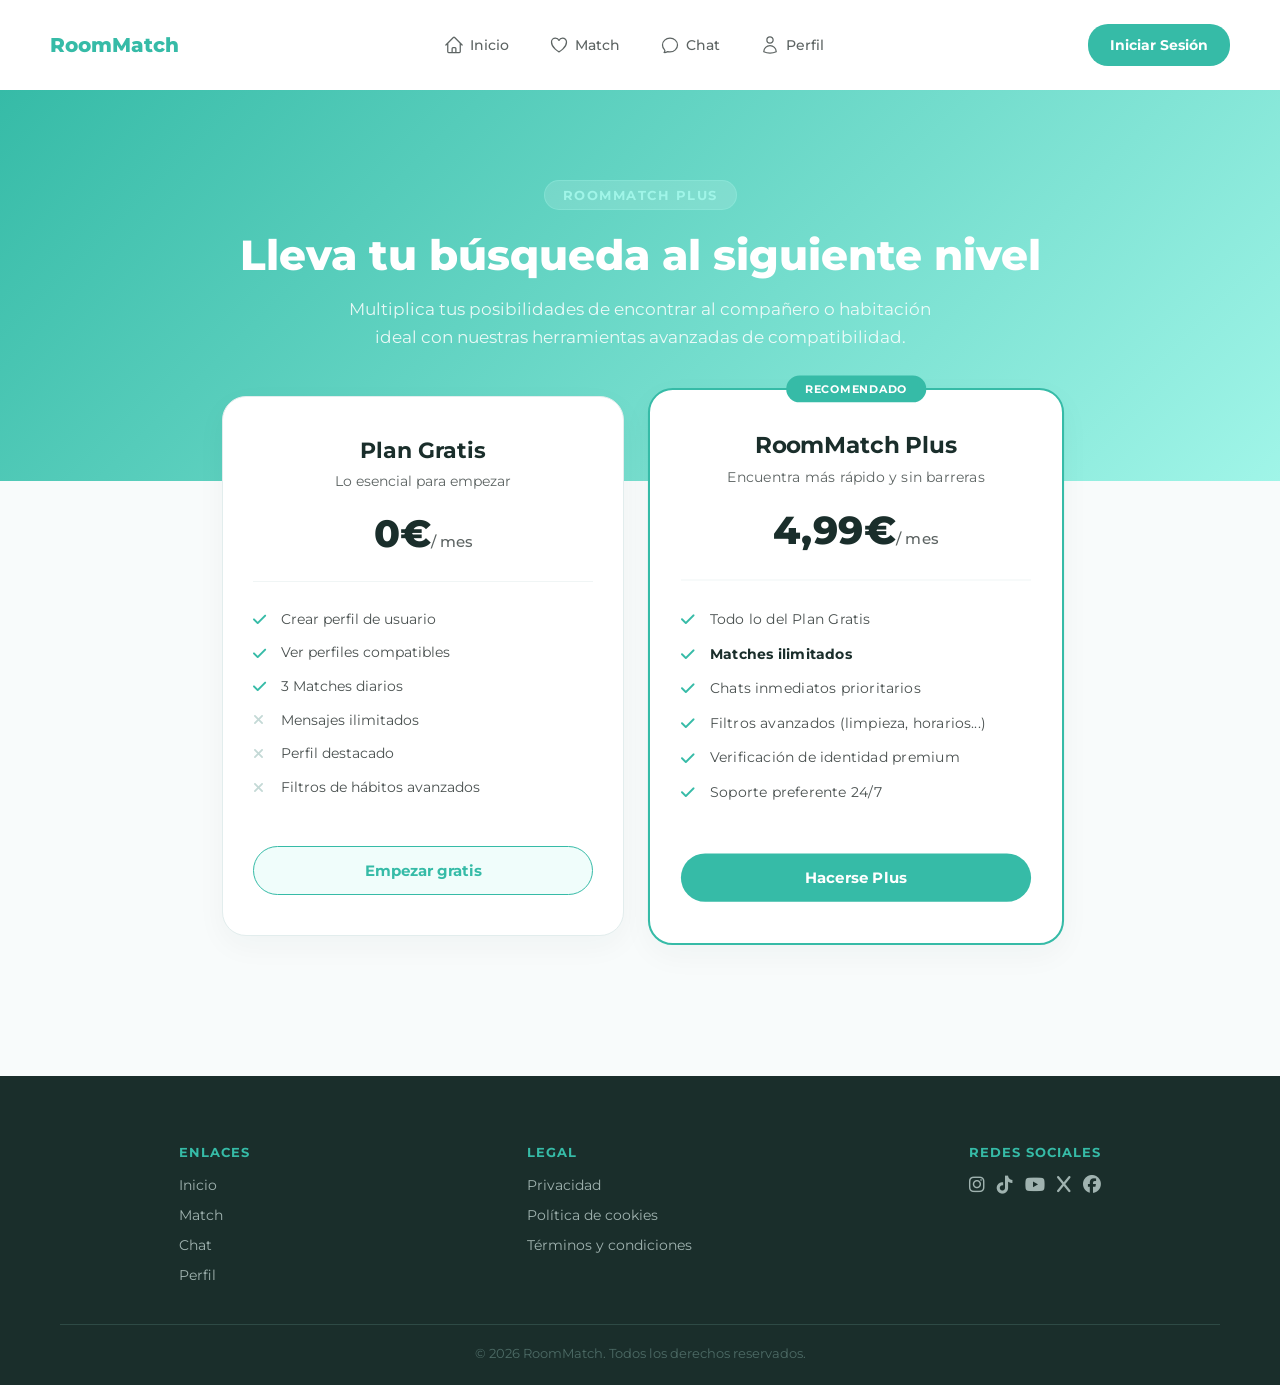
<file: premium.html>
<!doctype html>
<html lang="es">
  <head>
    <meta charset="UTF-8" />
    <meta name="viewport" content="width=device-width, initial-scale=1.0" />
    <title>Premium - RoomMatch</title>
    <link rel="icon" sizes="64x64" href="img/assets/logo-roommatch.png" />
    <link rel="stylesheet" href="./css/premium.css" />
    <link rel="stylesheet" href="./css/layout.css" />
    <link rel="preconnect" href="https://fonts.googleapis.com" />
    <link rel="preconnect" href="https://fonts.gstatic.com" crossorigin />
    <link
      href="https://fonts.googleapis.com/css2?family=Montserrat:ital,wght@0,100..900;1,100..900&display=swap"
      rel="stylesheet"
    />
    <link
      rel="stylesheet"
      href="https://cdnjs.cloudflare.com/ajax/libs/font-awesome/6.5.0/css/all.min.css"
    />
  </head>

  <body>
    <header>
      <div class="logo">
        <a href="index.html">RoomMatch</a>
      </div>

      <nav class="nav">
        <a href="index.html">
          <svg
            xmlns="http://www.w3.org/2000/svg"
            fill="none"
            viewBox="0 0 24 24"
            stroke-width="1.5"
            stroke="currentColor"
            class="icon"
          >
            <path
              stroke-linecap="round"
              stroke-linejoin="round"
              d="m2.25 12 8.954-8.955c.44-.439 1.152-.439 1.591 0L21.75 12M4.5 9.75v10.125c0 .621.504 1.125 1.125 1.125H9.75v-4.875c0-.621.504-1.125 1.125-1.125h2.25c.621 0 1.125.504 1.125 1.125V21h4.125c.621 0 1.125-.504 1.125-1.125V9.75M8.25 21h8.25"
            />
          </svg>
          Inicio
        </a>

        <a href="match.html">
          <svg
            xmlns="http://www.w3.org/2000/svg"
            fill="none"
            viewBox="0 0 24 24"
            stroke-width="1.5"
            stroke="currentColor"
            class="icon"
          >
            <path
              stroke-linecap="round"
              stroke-linejoin="round"
              d="M21 8.25c0-2.485-2.099-4.5-4.688-4.5-1.935 0-3.597 1.126-4.312 2.733-.715-1.607-2.377-2.733-4.313-2.733C5.1 3.75 3 5.765 3 8.25c0 7.22 9 12 9 12s9-4.78 9-12Z"
            />
          </svg>
          Match
        </a>

        <a href="chat.html">
          <svg
            xmlns="http://www.w3.org/2000/svg"
            fill="none"
            viewBox="0 0 24 24"
            stroke-width="1.5"
            stroke="currentColor"
            class="icon"
          >
            <path
              stroke-linecap="round"
              stroke-linejoin="round"
              d="M12 20.25c4.97 0 9-3.694 9-8.25s-4.03-8.25-9-8.25S3 7.444 3 12c0 2.104.859 4.023 2.273 5.48.432.447.74 1.04.586 1.641a4.483 4.483 0 0 1-.923 1.785A5.969 5.969 0 0 0 6 21c1.282 0 2.47-.402 3.445-1.087.81.22 1.668.337 2.555.337Z"
            />
          </svg>
          Chat
        </a>

        <a href="perfil.html">
          <svg
            xmlns="http://www.w3.org/2000/svg"
            fill="none"
            viewBox="0 0 24 24"
            stroke-width="1.5"
            stroke="currentColor"
            class="icon"
          >
            <path
              stroke-linecap="round"
              stroke-linejoin="round"
              d="M15.75 6a3.75 3.75 0 1 1-7.5 0 3.75 3.75 0 0 1 7.5 0ZM4.501 20.118a7.5 7.5 0 0 1 14.998 0A17.933 17.933 0 0 1 12 21.75c-2.676 0-5.216-.584-7.499-1.632Z"
            />
          </svg>
          Perfil
        </a>
      </nav>

      <div class="header-actions">
        <a href="login.html" class="btn-login">Iniciar Sesión</a>
      </div>
    </header>

    <main class="seccion-principal-premium">
      <section class="bloque-presentacion">
        <span class="etiqueta-llamativa">RoomMatch Plus</span>
        <h1>Lleva tu búsqueda al siguiente nivel</h1>
        <p>
          Multiplica tus posibilidades de encontrar al compañero o habitación
          ideal con nuestras herramientas avanzadas de compatibilidad.
        </p>
      </section>

      <section class="zona-tarifas">
        <div class="grupo-tarifas">
          <div class="bloque-tarifa">
            <div class="parte-superior-tarifa">
              <h3>Plan Gratis</h3>
              <p class="texto-explicativo">Lo esencial para empezar</p>
              <div class="numero-precio">0€<span>/ mes</span></div>
            </div>
            <ul class="lista-caracteristicas">
              <li>
                <i class="fa-solid fa-check icono-si"></i> Crear perfil de
                usuario
              </li>
              <li>
                <i class="fa-solid fa-check icono-si"></i> Ver perfiles
                compatibles
              </li>
              <li>
                <i class="fa-solid fa-check icono-si"></i> 3 Matches diarios
              </li>
              <li>
                <i class="fa-solid fa-xmark icono-no"></i> Mensajes ilimitados
              </li>
              <li>
                <i class="fa-solid fa-xmark icono-no"></i> Perfil destacado
              </li>
              <li>
                <i class="fa-solid fa-xmark icono-no"></i> Filtros de hábitos
                avanzados
              </li>
            </ul>
            <a href="login.html" class="boton-tarifa boton-gris"
              >Empezar gratis</a
            >
          </div>

          <div class="bloque-tarifa tarifa-recomendada">
            <div class="cartel-recomendado">Recomendado</div>
            <div class="parte-superior-tarifa">
              <h3>RoomMatch Plus</h3>
              <p class="texto-explicativo">
                Encuentra más rápido y sin barreras
              </p>
              <div class="numero-precio">4,99€<span>/ mes</span></div>
            </div>
            <ul class="lista-caracteristicas">
              <li>
                <i class="fa-solid fa-check icono-si"></i> Todo lo del Plan
                Gratis
              </li>
              <li>
                <i class="fa-solid fa-check icono-si"></i>
                <strong>Matches ilimitados</strong>
              </li>
              <li>
                <i class="fa-solid fa-check icono-si"></i> Chats inmediatos
                prioritarios
              </li>
              <li>
                <i class="fa-solid fa-check icono-si"></i> Filtros avanzados
                (limpieza, horarios...)
              </li>
              <li>
                <i class="fa-solid fa-check icono-si"></i> Verificación de
                identidad premium
              </li>
              <li>
                <i class="fa-solid fa-check icono-si"></i> Soporte preferente
                24/7
              </li>
            </ul>
            <a href="login.html" class="boton-tarifa boton-verde"
              >Hacerse Plus</a
            >
          </div>
        </div>
      </section>
    </main>

    <footer class="footer">
      <div class="footer-content">
        <div class="footer-col">
          <h4>Enlaces</h4>

          <a href="index.html">Inicio</a>

          <a href="match.html">Match</a>

          <a href="chat.html">Chat</a>

          <a href="perfil.html">Perfil</a>
        </div>

        <div class="footer-col">
          <h4>Legal</h4>

          <a href="">Privacidad</a>

          <a href="">Política de cookies</a>

          <a href="">Términos y condiciones</a>
        </div>

        <div class="footer-col">
          <h4>Redes sociales</h4>

          <div class="footer-social">
            <a href="https://www.instagram.com/?hl=es" target="_blank"
              ><i class="fa-brands fa-instagram"></i
            ></a>

            <a href="https://www.tiktok.com/login" target="_blank"
              ><i class="fa-brands fa-tiktok"></i
            ></a>

            <a href="https://www.youtube.com/" target="_blank"
              ><i class="fa-brands fa-youtube"></i
            ></a>

            <a href="https://x.com/?lang=es" target="_blank"
              ><i class="fa-brands fa-x"></i
            ></a>

            <a href="https://www.facebook.com/" target="_blank"
              ><i class="fa-brands fa-facebook"></i
            ></a>
          </div>
        </div>
      </div>

      <div class="footer-copy">
        <p>© 2026 RoomMatch. Todos los derechos reservados.</p>
      </div>
    </footer>
  </body>
</html>
</file>
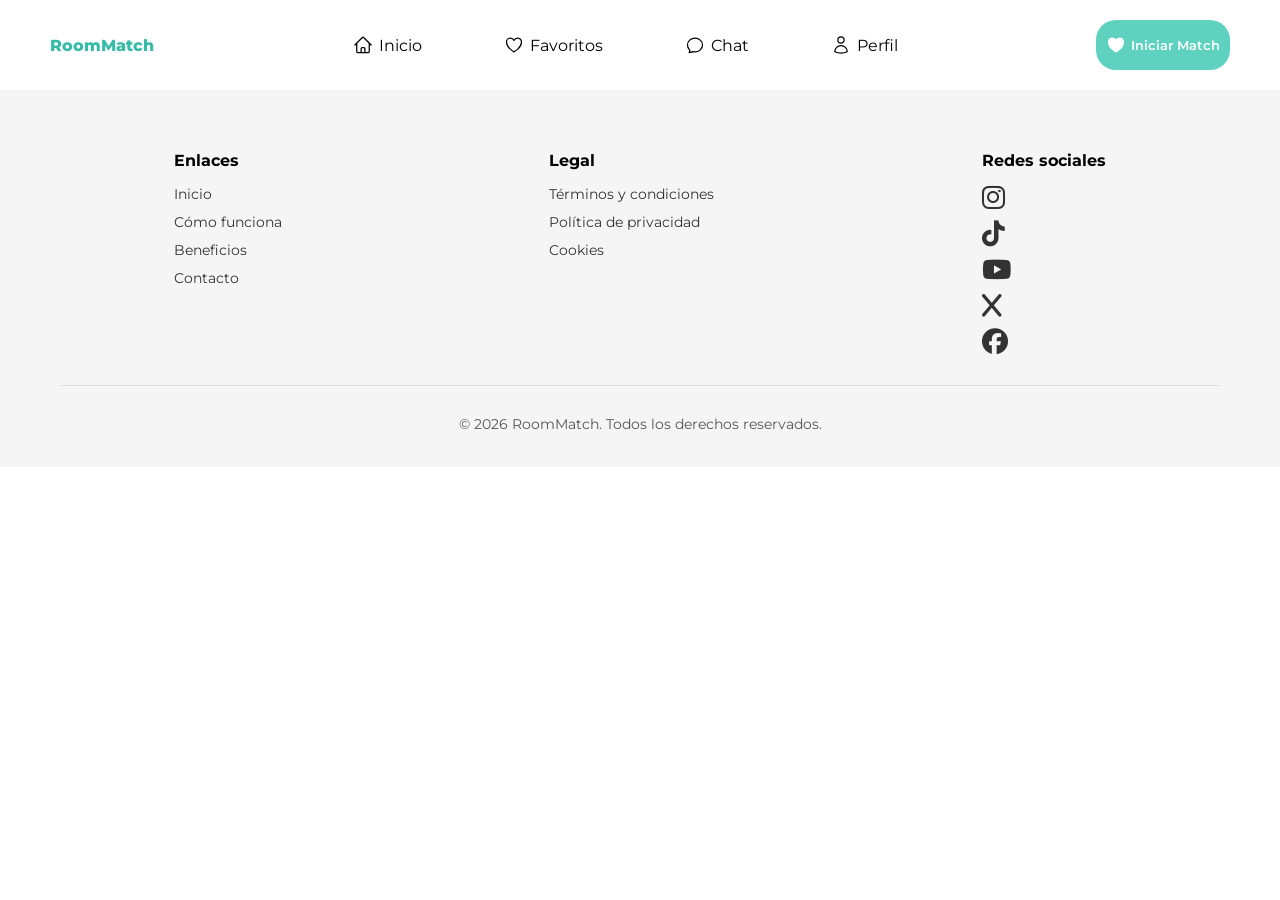
<file: chat/chat.html>
<!doctype html>
<html lang="es">
  <head>
    <meta charset="UTF-8" />
    <meta name="viewport" content="width=device-width, initial-scale=1.0" />
    <title>Chat - RoomMatch</title>
    <link rel="stylesheet" href="chat.css" />
    <link rel="preconnect" href="https://fonts.googleapis.com" />
    <link rel="preconnect" href="https://fonts.gstatic.com" crossorigin />
    <link
      href="https://fonts.googleapis.com/css2?family=Montserrat:ital,wght@0,100..900;1,100..900&display=swap"
      rel="stylesheet"
    />
    <link
      rel="stylesheet"
      href="https://cdnjs.cloudflare.com/ajax/libs/font-awesome/6.5.0/css/all.min.css"
    />
  </head>

  <body>
    <header>
      <div class="logo">
        <a href="../index.html">RoomMatch</a>
      </div>

      <nav class="nav">
        <a href="../index.html">
          <svg
            xmlns="http://www.w3.org/2000/svg"
            fill="none"
            viewBox="0 0 24 24"
            stroke-width="1.5"
            stroke="currentColor"
            class="icon"
          >
            <path
              stroke-linecap="round"
              stroke-linejoin="round"
              d="m2.25 12 8.954-8.955c.44-.439 1.152-.439 1.591 0L21.75 12M4.5 9.75v10.125c0 .621.504 1.125 1.125 1.125H9.75v-4.875c0-.621.504-1.125 1.125-1.125h2.25c.621 0 1.125.504 1.125 1.125V21h4.125c.621 0 1.125-.504 1.125-1.125V9.75M8.25 21h8.25"
            />
          </svg>
          Inicio
        </a>

        <a href="../favoritos/favoritos.html">
          <svg
            xmlns="http://www.w3.org/2000/svg"
            fill="none"
            viewBox="0 0 24 24"
            stroke-width="1.5"
            stroke="currentColor"
            class="icon"
          >
            <path
              stroke-linecap="round"
              stroke-linejoin="round"
              d="M21 8.25c0-2.485-2.099-4.5-4.688-4.5-1.935 0-3.597 1.126-4.312 2.733-.715-1.607-2.377-2.733-4.313-2.733C5.1 3.75 3 5.765 3 8.25c0 7.22 9 12 9 12s9-4.78 9-12Z"
            />
          </svg>
          Favoritos
        </a>

        <a href="chat.html">
          <svg
            xmlns="http://www.w3.org/2000/svg"
            fill="none"
            viewBox="0 0 24 24"
            stroke-width="1.5"
            stroke="currentColor"
            class="icon"
          >
            <path
              stroke-linecap="round"
              stroke-linejoin="round"
              d="M12 20.25c4.97 0 9-3.694 9-8.25s-4.03-8.25-9-8.25S3 7.444 3 12c0 2.104.859 4.023 2.273 5.48.432.447.74 1.04.586 1.641a4.483 4.483 0 0 1-.923 1.785A5.969 5.969 0 0 0 6 21c1.282 0 2.47-.402 3.445-1.087.81.22 1.668.337 2.555.337Z"
            />
          </svg>
          Chat
        </a>

        <a href="../perfil/perfil.html">
          <svg
            xmlns="http://www.w3.org/2000/svg"
            fill="none"
            viewBox="0 0 24 24"
            stroke-width="1.5"
            stroke="currentColor"
            class="icon"
          >
            <path
              stroke-linecap="round"
              stroke-linejoin="round"
              d="M15.75 6a3.75 3.75 0 1 1-7.5 0 3.75 3.75 0 0 1 7.5 0ZM4.501 20.118a7.5 7.5 0 0 1 14.998 0A17.933 17.933 0 0 1 12 21.75c-2.676 0-5.216-.584-7.499-1.632Z"
            />
          </svg>
          Perfil
        </a>
      </nav>

      <div>
        <button>
          <a href="../index.html"
            ><svg
              xmlns="http://www.w3.org/2000/svg"
              viewBox="0 0 24 24"
              fill="currentColor"
              class="icon"
            >
              <path
                d="m11.645 20.91-.007-.003-.022-.012a15.247 15.247 0 0 1-.383-.218 25.18 25.18 0 0 1-4.244-3.17C4.688 15.36 2.25 12.174 2.25 8.25 2.25 5.322 4.714 3 7.688 3A5.5 5.5 0 0 1 12 5.052 5.5 5.5 0 0 1 16.313 3c2.973 0 5.437 2.322 5.437 5.25 0 3.925-2.438 7.111-4.739 9.256a25.175 25.175 0 0 1-4.244 3.17 15.247 15.247 0 0 1-.383.219l-.022.012-.007.004-.003.001a.752.752 0 0 1-.704 0l-.003-.001Z"
              />
            </svg>
            Iniciar Match
          </a>
        </button>
      </div>
    </header>

    <footer class="footer">
      <div class="footer-contenido">
        <!-- Columna 1: Enlaces -->
        <div class="footer-columna">
          <h4>Enlaces</h4>
          <a href="../index.html">Inicio</a>
          <a href="#">Cómo funciona</a>
          <a href="#">Beneficios</a>
          <a href="#">Contacto</a>
        </div>

        <!-- Columna 3: Legal -->
        <div class="footer-columna">
          <h4>Legal</h4>
          <a href="#">Términos y condiciones</a>
          <a href="#">Política de privacidad</a>
          <a href="#">Cookies</a>
        </div>

        <!-- Columna 4: Redes -->
        <div class="footer-columna">
          <h4>Redes sociales</h4>
          <i class="fa-brands fa-instagram"></i>
          <i class="fa-brands fa-tiktok"></i>
          <i class="fa-brands fa-youtube"></i>
          <i class="fa-brands fa-x"></i>
          <i class="fa-brands fa-facebook"></i>
        </div>
      </div>

      <div class="footer-copy">
        <p>© 2026 RoomMatch. Todos los derechos reservados.</p>
      </div>
    </footer>
  </body>
</html>
</file>
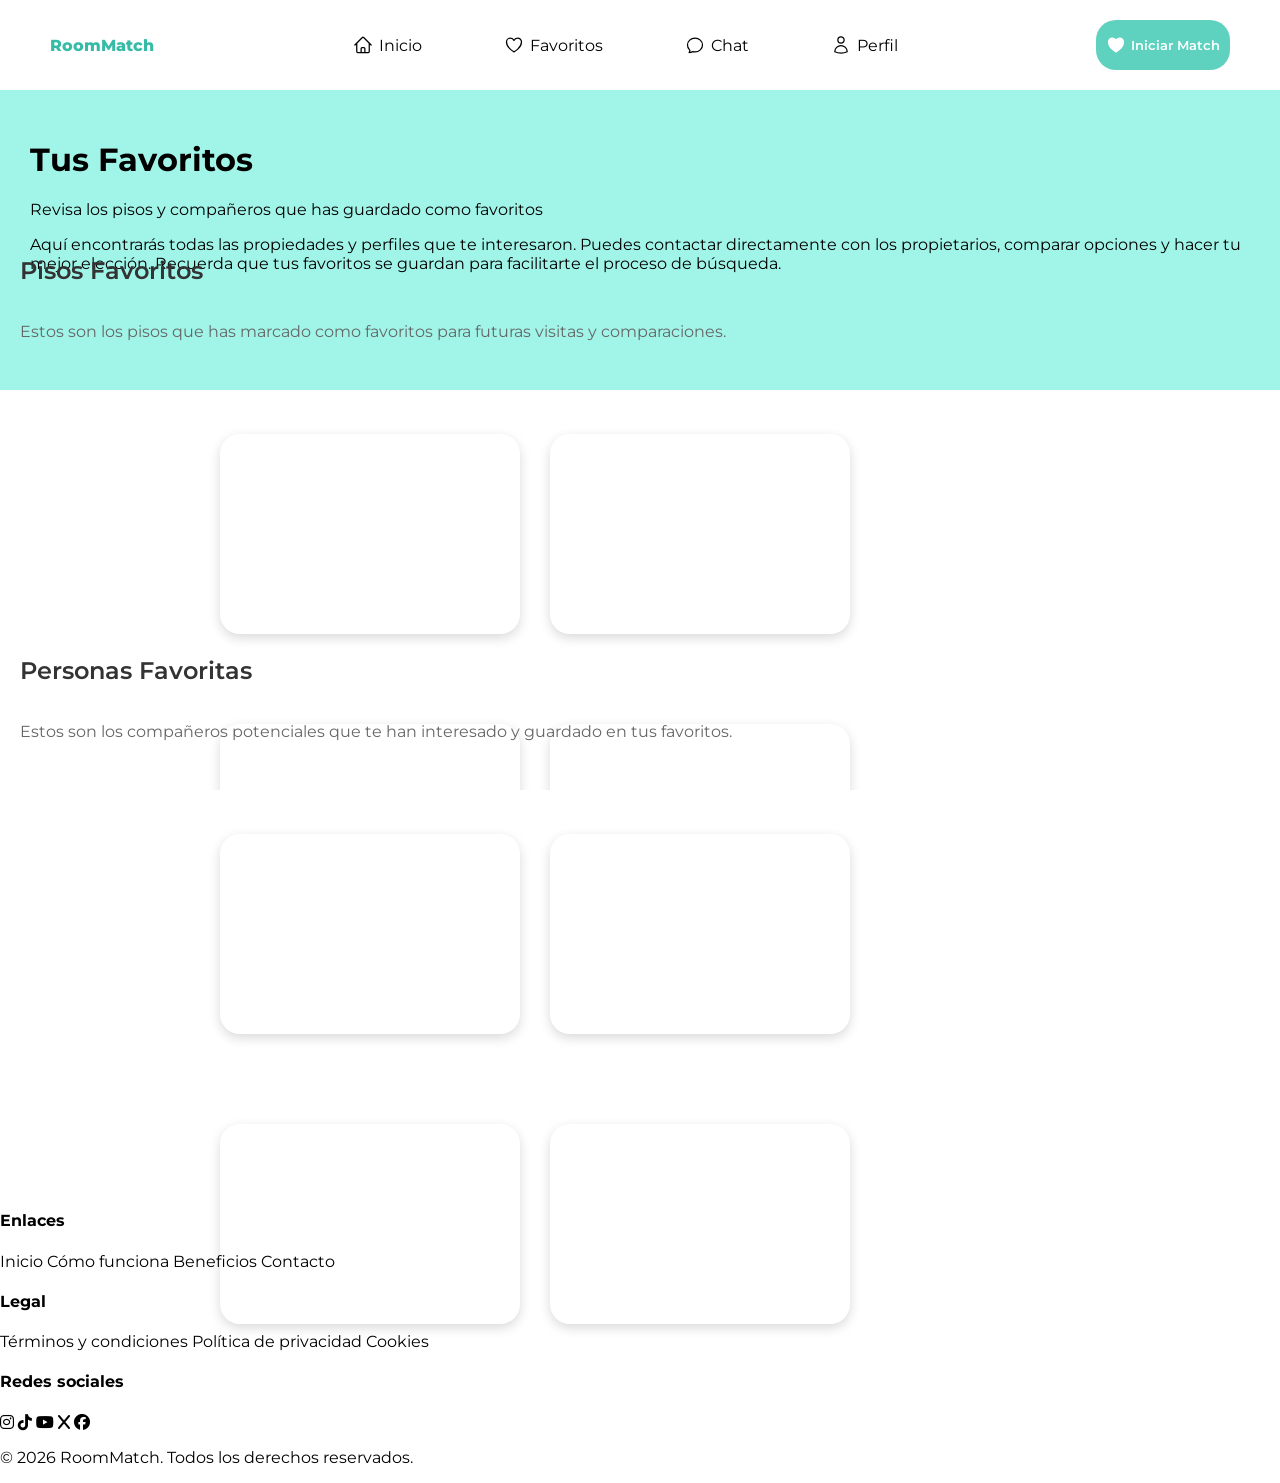
<file: favoritos/favoritos.html>
<!doctype html>
<html lang="es">
  <head>
    <meta charset="UTF-8" />
    <meta name="viewport" content="width=device-width, initial-scale=1.0" />
    <meta
      name="description"
      content="Página de favoritos de RoomMatch. Revisa y gestiona tus pisos y compañeros de habitación favoritos de manera fácil y rápida."
    />
    <title>Favoritos - RoomMatch</title>
    <link rel="stylesheet" href="fav.css" />
    <link rel="preconnect" href="https://fonts.googleapis.com" />
    <link rel="preconnect" href="https://fonts.gstatic.com" crossorigin />
    <link
      href="https://fonts.googleapis.com/css2?family=Montserrat:ital,wght@0,100..900;1,100..900&display=swap"
      rel="stylesheet"
    />
    <link
      rel="stylesheet"
      href="https://cdnjs.cloudflare.com/ajax/libs/font-awesome/6.5.0/css/all.min.css"
    />
  </head>
  <body>
    <header>
      <div class="logotipo">
        <a href="../index.html">RoomMatch</a>
      </div>

      <nav class="navegacion">
        <a href="../index.html">
          <svg
            xmlns="http://www.w3.org/2000/svg"
            fill="none"
            viewBox="0 0 24 24"
            stroke-width="1.5"
            stroke="currentColor"
            class="icono"
          >
            <path
              stroke-linecap="round"
              stroke-linejoin="round"
              d="m2.25 12 8.954-8.955c.44-.439 1.152-.439 1.591 0L21.75 12M4.5 9.75v10.125c0 .621.504 1.125 1.125 1.125H9.75v-4.875c0-.621.504-1.125 1.125-1.125h2.25c.621 0 1.125.504 1.125 1.125V21h4.125c.621 0 1.125-.504 1.125-1.125V9.75M8.25 21h8.25"
            />
          </svg>
          Inicio
        </a>

        <a href="favoritos.html">
          <svg
            xmlns="http://www.w3.org/2000/svg"
            fill="none"
            viewBox="0 0 24 24"
            stroke-width="1.5"
            stroke="currentColor"
            class="icono"
          >
            <path
              stroke-linecap="round"
              stroke-linejoin="round"
              d="M21 8.25c0-2.485-2.099-4.5-4.688-4.5-1.935 0-3.597 1.126-4.312 2.733-.715-1.607-2.377-2.733-4.313-2.733C5.1 3.75 3 5.765 3 8.25c0 7.22 9 12 9 12s9-4.78 9-12Z"
            />
          </svg>
          Favoritos
        </a>

        <a href="../chat/chat.html">
          <svg
            xmlns="http://www.w3.org/2000/svg"
            fill="none"
            viewBox="0 0 24 24"
            stroke-width="1.5"
            stroke="currentColor"
            class="icono"
          >
            <path
              stroke-linecap="round"
              stroke-linejoin="round"
              d="M12 20.25c4.97 0 9-3.694 9-8.25s-4.03-8.25-9-8.25S3 7.444 3 12c0 2.104.859 4.023 2.273 5.48.432.447.74 1.04.586 1.641a4.483 4.483 0 0 1-.923 1.785A5.969 5.969 0 0 0 6 21c1.282 0 2.47-.402 3.445-1.087.81.22 1.668.337 2.555.337Z"
            />
          </svg>
          Chat
        </a>

        <a href="../perfil/perfil.html">
          <svg
            xmlns="http://www.w3.org/2000/svg"
            fill="none"
            viewBox="0 0 24 24"
            stroke-width="1.5"
            stroke="currentColor"
            class="icono"
          >
            <path
              stroke-linecap="round"
              stroke-linejoin="round"
              d="M15.75 6a3.75 3.75 0 1 1-7.5 0 3.75 3.75 0 0 1 7.5 0ZM4.501 20.118a7.5 7.5 0 0 1 14.998 0A17.933 17.933 0 0 1 12 21.75c-2.676 0-5.216-.584-7.499-1.632Z"
            />
          </svg>
          Perfil
        </a>
      </nav>

      <div>
        <button>
          <a href="../index.html"
            ><svg
              xmlns="http://www.w3.org/2000/svg"
              viewBox="0 0 24 24"
              fill="currentColor"
              class="icono"
            >
              <path
                d="m11.645 20.91-.007-.003-.022-.012a15.247 15.247 0 0 1-.383-.218 25.18 25.18 0 0 1-4.244-3.17C4.688 15.36 2.25 12.174 2.25 8.25 2.25 5.322 4.714 3 7.688 3A5.5 5.5 0 0 1 12 5.052 5.5 5.5 0 0 1 16.313 3c2.973 0 5.437 2.322 5.437 5.25 0 3.925-2.438 7.111-4.739 9.256a25.175 25.175 0 0 1-4.244 3.17 15.247 15.247 0 0 1-.383.219l-.022.012-.007.004-.003.001a.752.752 0 0 1-.704 0l-.003-.001Z"
              />
            </svg>
            Iniciar Match
          </a>
        </button>
      </div>
    </header>

    <main>
      <div class="recuadro-1">
        <div class="titulo-recuadro">
          <h1 class="h1-fav">Tus Favoritos</h1>
          <p>Revisa los pisos y compañeros que has guardado como favoritos</p>
          <p>
            Aquí encontrarás todas las propiedades y perfiles que te
            interesaron. Puedes contactar directamente con los propietarios,
            comparar opciones y hacer tu mejor elección. Recuerda que tus
            favoritos se guardan para facilitarte el proceso de búsqueda.
          </p>
        </div>
      </div>
      <div class="recuadro-2">
        <h2 class="h2-fav">Pisos Favoritos</h2>
        <p>
          Estos son los pisos que has marcado como favoritos para futuras
          visitas y comparaciones.
        </p>
        <div class="lista-favoritos">
          <!-- Aquí se listarían los pisos favoritos -->
          <div class="elemento-favorito habitacion1"></div>
          <div class="elemento-favorito habitacion2"></div>
          <div class="elemento-favorito habitacion3"></div>
          <div class="elemento-favorito habitacion4"></div>
        </div>
      </div>
      <div class="recuadro-2">
        <h2 class="h2-fav">Personas Favoritas</h2>
        <p>
          Estos son los compañeros potenciales que te han interesado y guardado
          en tus favoritos.
        </p>
        <div class="lista-favoritos">
          <!-- Aquí se listarían las personas favoritas -->
          <div class="elemento-favorito persona1"></div>
          <div class="elemento-favorito persona2"></div>
          <div class="elemento-favorito persona3"></div>
          <div class="elemento-favorito persona4"></div>
          <div class="favorito-item persona4"></div>
        </div>
      </div>
    </main>

    <footer class="pie-pagina">
      <div class="contenido-pie">
        <!-- Columna 1: Enlaces -->
        <div class="columna-pie">
          <h4>Enlaces</h4>
          <a href="../index.html">Inicio</a>
          <a href="#">Cómo funciona</a>
          <a href="#">Beneficios</a>
          <a href="#">Contacto</a>
        </div>

        <!-- Columna 3: Legal -->
        <div class="columna-pie">
          <h4>Legal</h4>
          <a href="#">Términos y condiciones</a>
          <a href="#">Política de privacidad</a>
          <a href="#">Cookies</a>
        </div>

        <!-- Columna 4: Redes -->
        <div class="columna-pie">
          <h4>Redes sociales</h4>
          <i class="fa-brands fa-instagram"></i>
          <i class="fa-brands fa-tiktok"></i>
          <i class="fa-brands fa-youtube"></i>
          <i class="fa-brands fa-x"></i>
          <i class="fa-brands fa-facebook"></i>
        </div>
      </div>

      <div class="copia-pie">
        <p>© 2026 RoomMatch. Todos los derechos reservados.</p>
      </div>
    </footer>
  </body>
</html>
</file>
<file: css/index.css>
/* Sección hero de la portada */
.portada {
  display: flex;
  justify-content: space-evenly;
  align-items: center;
  padding: 80px 102px;
  background: linear-gradient(135deg, #36bba7 0%, #a0f5e8 100%);
}

.portada-texto {
  max-width: 460px;
  display: flex;
  flex-direction: column;
  gap: 16px;
}

.portada-texto h1 {
  font-size: 42px;
  font-weight: 800;
  margin: 0;
  color: #ffffff;
  line-height: 1.2;
}

.portada-texto p {
  font-size: 16px;
  margin: 0;
  color: rgba(255, 255, 255, 0.85);
  line-height: 1.6;
}

.portada-imagen {
  width: 800px;
  height: 500px;
}

.portada-imagen img {
  width: 100%;
  height: 100%;
  object-fit: cover;
  border-radius: 30px;
}

/* Botón principal de la portada */
.btn-principal {
  width: 134px;
  padding: 14px 28px;
  background-color: #ffffff;
  color: #36bba7;
  font-weight: 700;
  border-radius: 25px;
  font-size: 15px;
  transition:
    background-color 0.25s ease,
    color 0.25s ease; /* cambia color al hover */
}

/* Al hover se vuelve oscuro */
.btn-principal:hover {
  background-color: #1a2e2b;
  color: #ffffff;
}

/* Sección de beneficios */
.beneficios {
  text-align: center;
  padding: 80px 120px;
  background-color: #f0fdfb;
}

.beneficios h2 {
  font-size: 32px;
  font-weight: 800;
  margin: 0 0 12px;
  color: #1a2e2b;
}

.beneficios-subtitulo {
  font-size: 15px;
  color: #5d6463;
  margin: 0 0 48px;
}

.lista-beneficios {
  display: flex;
  justify-content: center;
  gap: 24px;
}

/* Cada tarjeta de beneficio */
.tarjeta-beneficio {
  background-color: #ffffff;
  padding: 32px 28px;
  width: 260px;
  border-radius: 20px;
  border: 1px solid #e2eded;
  transition:
    transform 0.25s ease,
    box-shadow 0.25s ease,
    border-color 0.25s ease; /* sube con sombra al hover */
}

/* Al hover sube y aparece sombra verde */
.tarjeta-beneficio:hover {
  transform: translateY(-6px);
  box-shadow: 0 12px 36px rgba(54, 187, 167, 0.15);
  border-color: #a0f5e8;
}

.tarjeta-beneficio-icono {
  width: 48px;
  height: 48px;
  border-radius: 50%;
  background-color: #f0fdfb;
  display: flex;
  align-items: center;
  justify-content: center;
  margin: 0 auto 16px;
  font-size: 20px;
  color: #36bba7;
}

.tarjeta-beneficio h3 {
  margin: 0 0 10px;
  font-size: 18px;
  font-weight: 700;
  color: #1a2e2b;
}

.tarjeta-beneficio p {
  font-size: 14px;
  color: #5d6463;
  line-height: 1.6;
  margin: 0;
}

/* Sección premium */
.premium {
  padding: 80px 120px;
  background-color: #ffffff;
}

.premium-contenedor {
  max-width: 1100px;
  margin: 0 auto;
  display: flex;
  align-items: center;
  justify-content: space-between;
  gap: 60px;
}

.premium-texto {
  max-width: 440px;
  display: flex;
  flex-direction: column;
  gap: 16px;
  text-align: left;
}

.premium-etiqueta {
  align-self: flex-start;
  background-color: #f0fdfb;
  color: #36bba7;
  font-weight: 700;
  font-size: 13px;
  padding: 6px 16px;
  border-radius: 20px;
  letter-spacing: 1px;
  border: 1px solid #a0f5e8;
}

.premium-texto h2 {
  font-size: 34px;
  font-weight: 800;
  color: #1a2e2b;
  margin: 0;
  line-height: 1.2;
}

.premium-texto p {
  font-size: 16px;
  color: #5d6463;
  margin: 0 0 12px;
  line-height: 1.6;
}

/* Botón de la sección premium */
.btn-premium {
  width: 100px;
  padding: 14px 32px;
  background-color: #1a2e2b;
  color: #ffffff;
  font-weight: 700;
  border-radius: 25px;
  font-size: 15px;
  transition:
    background-color 0.25s ease,
    transform 0.25s ease; /* cambia color y sube al hover */
  text-align: center;
}

/* Al hover se vuelve verde y sube */
.btn-premium:hover {
  background-color: #36bba7;
  transform: translateY(-2px);
}

/* Lista de ventajas premium */
.premium-ventajas {
  display: flex;
  flex-direction: column;
  gap: 20px;
}

/* Cada tarjeta de ventaja */
.tarjeta-ventaja {
  display: flex;
  align-items: center;
  gap: 20px;
  padding: 20px 24px;
  background-color: #f0fdfb;
  border-radius: 16px;
  border: 1px solid transparent;
  transition:
    border-color 0.25s ease,
    background-color 0.25s ease; /* borde verde y fondo blanco al hover */
}

/* Al hover aparece borde verde y sombra */
.tarjeta-ventaja:hover {
  background-color: #ffffff;
  border-color: #36bba7;
  box-shadow: 0 8px 24px rgba(54, 187, 167, 0.08);
}

.ventaja-icono {
  width: 44px;
  height: 44px;
  background-color: #ffffff;
  border-radius: 12px;
  display: flex;
  align-items: center;
  justify-content: center;
  color: #36bba7;
  font-size: 18px;
  box-shadow: 0 4px 12px rgba(0, 0, 0, 0.02);
}

/* El icono se rellena de verde al hover */
.tarjeta-ventaja:hover .ventaja-icono {
  background-color: #36bba7;
  color: #ffffff;
}

.ventaja-info h3 {
  margin: 0 0 4px;
  font-size: 16px;
  font-weight: 700;
  color: #1a2e2b;
}

.ventaja-info p {
  margin: 0;
  font-size: 14px;
  color: #5d6463;
  line-height: 1.5;
}

/* Sección de pasos */
.pasos {
  text-align: center;
  padding: 80px 120px;
  background-color: #f0fdfb;
}

.pasos h2 {
  font-size: 32px;
  font-weight: 800;
  margin: 0 0 12px;
  color: #1a2e2b;
}

.pasos-subtitulo {
  font-size: 15px;
  color: #5d6463;
  margin: 0 0 56px;
}

.lista-pasos {
  display: flex;
  align-items: flex-start;
  justify-content: center;
  gap: 0;
}

.paso {
  display: flex;
  flex-direction: column;
  align-items: center;
  gap: 16px;
  width: 220px;
}

/* Número del paso */
.paso-numero {
  width: 56px;
  height: 56px;
  border-radius: 50%;
  background-color: #36bba7;
  color: white;
  font-size: 22px;
  font-weight: 800;
  display: flex;
  align-items: center;
  justify-content: center;
  transition:
    background-color 0.25s ease,
    transform 0.25s ease; /* se oscurece y crece al hover */
}

.paso h3 {
  font-size: 17px;
  font-weight: 700;
  color: #1a2e2b;
  margin: 0;
}

.paso p {
  font-size: 14px;
  color: #5d6463;
  line-height: 1.6;
  margin: 0;
}

/* Línea divisora entre pasos */
.paso-divisor {
  width: 80px;
  height: 2px;
  background-color: #e2eded;
  margin-top: 28px;
}

/* Sección llamada a la acción */
.llamada-accion {
  text-align: center;
  padding: 80px 120px;
  background: linear-gradient(135deg, #36bba7 0%, #a0f5e8 100%);
  display: flex;
  flex-direction: column;
  align-items: center;
  gap: 16px;
}

.llamada-accion h2 {
  font-size: 36px;
  font-weight: 800;
  color: #ffffff;
  margin: 0;
}

.llamada-accion p {
  font-size: 16px;
  color: rgba(255, 255, 255, 0.7);
  margin: 0;
}

/* Botón de la llamada a la acción */
.btn-llamada-accion {
  margin-top: 8px;
  padding: 16px 36px;
  background-color: transparent;
  color: #ffffff;
  font-weight: 700;
  font-size: 15px;
  border-radius: 25px;
  border: 2px solid #ffffff;
  transition:
    background-color 0.25s ease,
    color 0.25s ease; /* se rellena de blanco al hover */
}

/* Al hover se rellena de blanco y el texto se vuelve oscuro */
.btn-llamada-accion:hover {
  background-color: #ffffff;
  color: #1a2e2b;
}
</file>
<file: css/layout.css>
/* Estilos globales del body */
body {
  margin: 0;
  font-family: "Montserrat", sans-serif;
  background-color: #f0fdfb;
  color: #1a2e2b;
}

a {
  text-decoration: none;
  color: black;
}

.icon {
  width: 20px;
  height: 20px;
}

/* Cabecera principal */
header {
  display: flex;
  justify-content: space-between;
  align-items: center;
  height: 80px;
  padding: 5px 50px;
  background-color: #ffffff;
  top: 0;
}

.logo a {
  font-weight: 800;
  color: #36bba7;
  font-size: 20px;
}

/* Navegación principal */
.nav {
  display: flex;
  align-items: center;
  gap: 8px;
}

/* Cada enlace del nav */
.nav a {
  display: flex;
  align-items: center;
  gap: 6px;
  padding: 8px 16px;
  border-radius: 30px;
  color: #5d6463;
  font-size: 14px;
  font-weight: 500;
  transition:
    background-color 0.25s ease,
    color 0.25s ease; /* fondo y color al hover */
}

/* Al hover fondo suave y color verde */
.nav a:hover {
  background-color: #f0fdfb;
  color: #36bba7;
}

/* Enlace de la página activa */
.nav a.activo {
  background-color: #f0fdfb;
  color: #36bba7;
  font-weight: 700;
}

/* Botones del header */
.header-actions {
  display: flex;
  align-items: center;
  gap: 8px;
}

/* Botón de iniciar sesión */
.btn-login {
  font-family: "Montserrat", sans-serif;
  font-weight: 700;
  font-size: 14px;
  color: white;
  background-color: #36bba7;
  padding: 12px 22px;
  border-radius: 20px;
  transition: background-color 0.25s ease; /* oscurece al hover */
}

/* Al hover se vuelve oscuro */
.btn-login:hover {
  background-color: #1a2e2b;
  color: white;
}

/* Pie de página */
.footer {
  background-color: #1a2e2b;
  padding: 50px 60px 24px 60px;
  margin-top: 0;
}

.footer-content {
  width: auto;
  margin: 0 auto;
  display: flex;
  justify-content: space-around;
  flex-wrap: wrap;
  gap: 40px;
}

/* Cada columna del footer */
.footer-col {
  display: flex;
  flex-direction: column;
  gap: 12px;
}

.footer-col h4 {
  font-size: 13px;
  font-weight: 700;
  color: #36bba7;
  text-transform: uppercase;
  letter-spacing: 1px;
  margin-bottom: 4px;
}

/* Enlaces del footer */
.footer-col a {
  color: #a0b3b0;
  font-size: 14px;
  transition: color 0.25s ease; /* se vuelve blanco al hover */
}

/* Al hover el enlace se vuelve blanco */
.footer-col a:hover {
  color: #ffffff;
}

/* Iconos de redes sociales */
.footer-social {
  display: flex;
  gap: 12px;
}

.footer-col i {
  font-size: 18px;
  color: #a0b3b0;
  cursor: pointer;
  transition: color 0.25s ease; /* se vuelve verde al hover */
}

/* Al hover el icono se vuelve verde */
.footer-col i:hover {
  color: #36bba7;
}

/* Línea de copyright */
.footer-copy {
  text-align: center;
  margin-top: 40px;
  padding-top: 20px;
  border-top: 1px solid #2e4a45;
}

.footer-copy p {
  font-size: 13px;
  color: #4d6b66;
  margin: 0;
}
</file>
<file: css/chat.css>
/* Panel principal del chat */
.chat-panel {
  display: flex;
  flex-wrap: wrap;
  height: 850px;
}

/* Lista de conversaciones */
.lista-chats {
  background: #ffffff;
  border-right: 1px solid #e2eded;
  display: flex;
  flex-direction: column;
}

/* Cabecera de la lista */
.chats-cabecera {
  display: flex;
  align-items: center;
  padding: 24px 20px 16px;
  border-bottom: 1px solid #e2eded;
  border-top: 1px solid #e2eded;
}

.chats-cabecera h2 {
  margin: 0;
  font-size: 20px;
  font-weight: 800;
  color: #1a2e2b;
}

/* Cada conversación de la lista */
.chat-item {
  display: flex;
  align-items: center;
  gap: 12px;
  padding: 16px 20px;
  border-bottom: 1px solid #f0fdfb;
  cursor: pointer;
  transition:
    background-color 0.2s ease,
    border-left 0.2s ease; /* fondo y borde al hover */
}

/* Al pasar el ratón: fondo suave y borde verde izquierdo */
.chat-item:hover {
  background-color: #f0fdfb;
  border-left: 3px solid #a0f5e8;
}

/* Conversación activa: borde verde más oscuro */
.chat-item.activo {
  background-color: #f0fdfb;
  border-left: 3px solid #36bba7;
}

/* Avatar de la conversación */
.chat-avatar {
  width: 46px;
  height: 46px;
  border-radius: 50%;
  object-fit: cover;
  transition: transform 0.2s ease; /* crece al hover */
}

/* El avatar crece ligeramente al pasar el ratón */
.chat-item:hover .chat-avatar {
  transform: scale(1.08);
}

/* Nombre y último mensaje */
.chat-info {
  flex: 1;
  display: flex;
  flex-direction: column;
  gap: 3px;
  overflow: hidden;
}

/* Nombre del contacto */
.chat-nombre {
  font-size: 14px;
  font-weight: 700;
  color: #1a2e2b;
  transition: color 0.2s ease; /* color al hover */
}

/* El nombre se vuelve verde al pasar el ratón */
.chat-item:hover .chat-nombre {
  color: #36bba7;
}

/* Último mensaje enviado */
.chat-ultimo-mensaje {
  font-size: 12px;
  color: #5d6463;
  white-space: nowrap;
  overflow: hidden;
}

/* Hora del último mensaje */
.chat-hora {
  font-size: 11px;
  color: #a0b3b0;
}

/* Ventana derecha del chat */
.ventana-chat {
  display: flex;
  align-items: center;
  justify-content: center;
  background-color: #f0fdfb;
}

/* Mensaje cuando no hay chat seleccionado */
.chat-vacio {
  text-align: center;
  color: #a0b3b0;
}

.chat-vacio i {
  font-size: 48px;
  margin-bottom: 12px;
}

.chat-vacio p {
  font-size: 15px;
  font-weight: 500;
}
</file>
<file: css/favoritos.css>
main {
  display: flex;
  flex-direction: column;
}

.recuadro-2 {
  background-color: #f0fdfb;
  padding: 40px 50px 60px;
}

.favoritos-lista {
  max-width: 600px;
  margin: 0 auto;
  width: 100%;
}

.favorito-item {
  position: relative;
  border-radius: 20px;
  overflow: hidden;
  height: 750px;
  cursor: pointer;
}

.fav-imagen {
  width: 100%;
  height: 100%;
  background-size: cover;
  background-position: center;
}

.fav-overlay {
  position: absolute;
  bottom: 0;
  left: 0;
  right: 0;
  padding: 24px;
  background: linear-gradient(to top, rgba(0, 0, 0, 0.8) 0%, transparent 100%);
  display: flex;
  flex-direction: column;
  gap: 4px;
}

.fav-overlay h3 {
  font-size: 18px;
  font-weight: 700;
  color: #ffffff;
  margin: 0;
}

.fav-precio {
  font-size: 20px;
  font-weight: 800;
  color: #a0f5e8;
}

.fav-overlay p {
  font-size: 13px;
  color: rgba(255, 255, 255, 0.8);
  margin: 0;
}

.btn-quitar {
  margin-top: 10px;
  padding: 8px 16px;
  background-color: rgba(255, 255, 255, 0.15);
  color: white;
  border: 1px solid rgba(255, 255, 255, 0.4);
  border-radius: 20px;
  font-family: "Montserrat", sans-serif;
  font-size: 12px;
  font-weight: 700;
  cursor: pointer;
  display: flex;
  align-items: center;
  gap: 6px;
  width: fit-content;
  backdrop-filter: blur(4px);
}

.btn-quitar:hover {
  background-color: #f26b9f;
  border-color: #f26b9f;
  transition: 0.2s;
}

.botones-accion {
  display: flex;
  justify-content: space-around;
}

.btn-no {
  width: 64px;
  height: 64px;
  border-radius: 50%;
  border: 2px solid #e2eded;
  background: white;
  color: #f26b9f;
  font-size: 24px;
  cursor: pointer;
  display: flex;
  align-items: center;
  justify-content: center;
  transition: 0.2s;
}

.btn-no:hover {
  background: #f26b9f;
  border-color: #f26b9f;
  color: white;
}

.btn-si {
  width: 64px;
  height: 64px;
  border-radius: 50%;
  border: 2px solid #e2eded;
  background: white;
  color: #36bba7;
  font-size: 24px;
  cursor: pointer;
  display: flex;
  align-items: center;
  justify-content: center;
  transition: 0.2s;
}

.btn-si:hover {
  background: #36bba7;
  border-color: #36bba7;
  color: white;
}
</file>
<file: css/login.css>
/* Estilos globales del body */
body {
  margin: 0;
  font-family: "Montserrat", sans-serif;
}

/* Contenedor que centra la caja de login */
.contenedor-login {
  height: 100vh;
  display: flex;
  justify-content: center;
  align-items: center;
  background: linear-gradient(135deg, #36bba7 0%, #a0f5e8 100%);
}

/* Caja blanca del formulario */
.login-caja {
  width: 380px;
  padding: 48px 40px;
  background-color: white;
  border-radius: 24px;
  text-align: center;
}

.login-caja h1 {
  font-size: 28px;
  font-weight: 800;
  margin-bottom: 6px;
  color: #1a2e2b;
}

.subtitulo {
  color: #5d6463;
  font-size: 14px;
  margin-bottom: 32px;
}

/* Formulario de login */
form {
  display: flex;
  justify-content: center;
  flex-direction: column;
  gap: 12px;
  width: 100%;
}

label {
  width: 100%;
  font-weight: 600;
  font-size: 13px;
  text-align: left;
  color: #1a2e2b;
}

/* Campos de texto */
input {
  width: 100%;
  padding: 12px 16px;
  border: 1.5px solid #e2eded;
  border-radius: 12px;
  font-family: "Montserrat", sans-serif;
  font-size: 14px;
  color: #1a2e2b;
  background-color: #f9fefe;
  box-sizing: border-box;
  transition:
    border-color 0.25s ease,
    background-color 0.25s ease; /* borde y fondo al focus */
}

/* Al hacer focus aparece borde verde y halo */
input:focus {
  border-color: #36bba7;
  background-color: #ffffff;
  box-shadow: 0 0 0 3px rgba(54, 187, 167, 0.12);
}

/* Botón de entrar */
.boton-login {
  width: 100%;
  padding: 13px;
  background-color: #36bba7;
  color: white;
  font-family: "Montserrat", sans-serif;
  font-weight: 700;
  font-size: 15px;
  border: none;
  border-radius: 20px;
  cursor: pointer;
  margin-top: 10px;
  transition: background-color 0.25s ease; /* se oscurece al hover */
}

/* Al hover se vuelve oscuro */
.boton-login:hover {
  background-color: #1a2e2b;
}

.boton-login a {
  text-decoration: none;
  color: white;
}

/* Enlace de crear cuenta */
.registro {
  margin-top: 24px;
  font-size: 13px;
  color: #5d6463;
}

/* El enlace se oscurece al hover */
.registro a {
  text-decoration: none;
  color: #36bba7;
  font-weight: 700;
  transition: color 0.25s ease; /* cambia a oscuro al hover */
}

.registro a:hover {
  color: #1a2e2b;
}
</file>
<file: css/perfil.css>
/* Contenido principal centrado */
.contenido {
  max-width: 1200px;
  margin: 0 auto;
  padding: 100px 24px 60px;
}

/* Sección con avatar y nombre del usuario */
.perfil-usuario {
  display: flex;
  align-items: flex-end;
  gap: 20px;
  padding: 0 32px;
  margin-top: -52px; /* sube para solaparse con el banner */
  margin-bottom: 28px;
  flex-wrap: wrap;
}

/* Contenedor de la foto de perfil */
.foto-usuario {
  position: relative; /* necesario para posicionar el btn-foto encima */
}

/* Foto de perfil circular con borde blanco */
.foto-usuario img {
  width: 104px;
  height: 104px;
  border-radius: 50%;
  border: 4px solid white;
  object-fit: cover;
  box-shadow: 0 4px 24px rgba(54, 187, 167, 0.15);
  display: block;
}

/* Botón de cámara encima de la foto */
.btn-foto {
  position: absolute; /* se coloca encima de la imagen */
  bottom: 4px;
  right: 4px;
  width: 28px;
  height: 28px;
  border-radius: 50%;
  border: none;
  background: #36bba7;
  color: white;
  font-size: 11px;
  display: flex;
  align-items: center;
  justify-content: center;
  cursor: pointer;
  transition:
    background 0.2s ease,
    transform 0.2s ease; /* oscurece y crece al hover */
}

/* Al hover se oscurece y crece ligeramente */
.btn-foto:hover {
  background: #1a2e2b;
  transform: scale(1.1);
}

.datos-usuario {
  flex: 1;
  padding-bottom: 8px;
}

.datos-usuario h1 {
  margin: 0 0 4px;
  font-size: 22px;
  font-weight: 800;
  display: flex;
  align-items: center;
  gap: 8px;
}

.verificado {
  color: #36bba7;
  font-size: 18px;
}

.datos-usuario p {
  margin: 0;
  font-size: 13px;
  color: #5d6463;
  font-weight: 500;
}

/* Grid de dos columnas: lateral e info */
.columnas {
  display: grid;
  grid-template-columns: 320px 1fr;
  gap: 24px;
  align-items: start;
}

/* Tarjeta blanca con sombra */
.bloque {
  background: white;
  border-radius: 18px;
  padding: 24px;
  box-shadow: 0 4px 24px rgba(54, 187, 167, 0.08);
  margin-bottom: 20px;
}

.bloque-titulo {
  display: flex;
  align-items: center;
  gap: 10px;
  margin-bottom: 16px;
}

.bloque-titulo h3 {
  margin: 0;
  font-size: 15px;
  font-weight: 700;
  flex: 1;
}

/* Icono cuadrado verde a la izquierda del título */
.icono-bloque {
  color: #36bba7;
  font-size: 16px;
  width: 32px;
  height: 32px;
  background: #f0fdfb;
  border-radius: 8px;
  display: flex;
  align-items: center;
  justify-content: center;
}

.icono-bloque i {
  display: flex;
  align-items: center;
  justify-content: center;
}

.descripcion {
  font-size: 14px;
  line-height: 1.7;
  color: #5d6463;
  margin: 0 0 16px;
}

.tags {
  display: flex;
  flex-wrap: wrap;
  gap: 8px;
}

/* Etiqueta de interés del usuario */
.tag {
  background: #f0fdfb;
  border: 1px solid #a0f5e8;
  color: #36bba7;
  border-radius: 20px;
  padding: 5px 12px;
  font-size: 12px;
  font-weight: 600;
  transition:
    background 0.2s ease,
    color 0.2s ease; /* se rellena al hover */
}

/* Al hover se rellena de verde */
.tag:hover {
  background: #36bba7;
  color: white;
}

/* Botón para añadir más etiquetas */
.tag-añadir {
  background: #ffffff;
  border: 1px solid #a0f5e8;
  color: #36bba7;
  border-radius: 20px;
  padding: 5px 12px;
  font-size: 12px;
  font-weight: 600;
  cursor: pointer;
  transition:
    background 0.2s ease,
    color 0.2s ease; /* se rellena al hover */
}

/* Al hover se rellena de verde */
.tag-añadir:hover {
  background: #36bba7;
  color: white;
}

/* Lista de preferencias del usuario */
.preferencias {
  list-style: none;
  margin: 0;
  padding: 0;
  display: flex;
  flex-direction: column;
  gap: 12px;
}

.preferencias li {
  display: flex;
  align-items: center;
  gap: 10px;
  font-size: 14px;
  color: #5d6463;
}

.preferencias li i {
  color: #36bba7;
  width: 16px;
  text-align: center;
}

.preferencias li strong {
  color: #1a2e2b;
}

/* Grid de 4 estadísticas */
.estadisticas {
  display: grid;
  grid-template-columns: repeat(4, 1fr);
  gap: 16px;
  margin-bottom: 20px;
}

/* Tarjeta de estadística individual */
.estadistica {
  background: white;
  border-radius: 18px;
  padding: 20px 16px;
  text-align: center;
  box-shadow: 0 4px 24px rgba(54, 187, 167, 0.08);
  display: flex;
  flex-direction: column;
  align-items: center;
  gap: 4px;
  transition:
    transform 0.2s ease,
    box-shadow 0.2s ease; /* sube con sombra al hover */
}

/* Al hover sube y aparece sombra verde */
.estadistica:hover {
  transform: translateY(-4px);
  box-shadow: 0 12px 36px rgba(54, 187, 167, 0.15);
}

.cifra {
  font-size: 26px;
  font-weight: 800;
  color: #36bba7;
  display: flex;
  align-items: center;
  gap: 4px;
}

.estrella {
  font-size: 16px;
  color: #f5c542;
}

.texto-stat {
  font-size: 12px;
  font-weight: 600;
  color: #5d6463;
  text-transform: uppercase;
  letter-spacing: 0.5px;
}

/* Barra de progreso del perfil */
.progreso-barra {
  height: 10px;
  background: #e2eded;
  border-radius: 10px;
  overflow: hidden; /* recorta el relleno dentro de la barra */
  margin-bottom: 10px;
}

/* Relleno de la barra con gradiente verde */
.progreso-relleno {
  height: 100%;
  background: linear-gradient(90deg, #36bba7, #a0f5e8);
  border-radius: 10px;
}

.progreso-texto {
  font-size: 13px;
  color: #5d6463;
  margin: 0 0 16px;
}

.lista-checks {
  display: flex;
  flex-direction: column;
  gap: 8px;
}

.check-item {
  display: flex;
  align-items: center;
  gap: 8px;
  font-size: 13px;
  font-weight: 500;
}

.check-item.hecho {
  color: #36bba7;
}

.check-item.pendiente {
  color: #bbb;
}

/* Lista de actividad reciente */
.lista-actividad {
  display: flex;
  flex-direction: column;
}

/* Cada fila de actividad */
.actividad-fila {
  display: flex;
  align-items: center;
  gap: 14px;
  padding: 13px 0;
  border-bottom: 1px solid #e2eded;
  transition: background 0.2s ease; /* fondo suave al hover */
  border-radius: 8px;
  padding-left: 8px;
}

/* Al hover fondo verde claro */
.actividad-fila:hover {
  background: #f0fdfb;
}

.actividad-fila:last-child {
  border-bottom: none;
}

/* Punto de color que indica el tipo de actividad */
.actividad-punto {
  width: 10px;
  height: 10px;
  border-radius: 50%;
  flex-shrink: 0;
}

.actividad-punto.verde {
  background: #36bba7;
}
.actividad-punto.rosa {
  background: #f26b9f;
}
.actividad-punto.naranja {
  background: #f5a742;
}

.actividad-texto {
  flex: 1;
}

.actividad-texto p {
  margin: 0 0 2px;
  font-size: 14px;
}

.actividad-texto small {
  font-size: 12px;
  color: #aab;
}

/* Badge que indica el tipo de actividad */
.etiqueta-tipo {
  border-radius: 20px;
  padding: 3px 10px;
  font-size: 11px;
  font-weight: 700;
  text-transform: uppercase;
  letter-spacing: 0.5px;
}

.verde-badge {
  background: #e8faf8;
  color: #36bba7;
}
.rosa-badge {
  background: #fde8f1;
  color: #f26b9f;
}
.naranja-badge {
  background: #fef3e2;
  color: #d4890a;
}

/* Enlace ver todos los pisos */
.enlace-ver-mas {
  font-size: 13px;
  font-weight: 600;
  color: #36bba7;
  margin-left: auto;
  transition: color 0.2s ease; /* se oscurece al hover */
}

.enlace-ver-mas:hover {
  color: #1a2e2b;
}

/* Grid de 3 tarjetas de pisos */
.lista-pisos {
  display: grid;
  grid-template-columns: repeat(3, 1fr);
  gap: 14px;
}

/* Tarjeta de piso individual */
.piso-card {
  border-radius: 10px;
  overflow: hidden;
  border: 1px solid #e2eded;
  cursor: pointer;
  transition:
    transform 0.2s ease,
    box-shadow 0.2s ease; /* sube con sombra al hover */
}

/* Al hover sube y aparece sombra verde */
.piso-card:hover {
  transform: translateY(-4px);
  box-shadow: 0 12px 36px rgba(54, 187, 167, 0.15);
}

/* Imagen del piso */
.piso-imagen {
  height: 140px;
  position: relative; /* necesario para el precio absoluto */
}

.piso-imagen img {
  width: 100%;
  height: 100%;
  object-fit: cover; /* recorta la imagen para llenar el espacio */
}

/* Precio flotante sobre la imagen */
.piso-precio {
  position: absolute; /* flota sobre la imagen */
  bottom: 8px;
  left: 8px;
  background: rgba(255, 255, 255, 0.9);
  border-radius: 10px;
  padding: 2px 8px;
  font-size: 12px;
  font-weight: 700;
  color: #36bba7;
}

.piso-info {
  padding: 10px 12px;
  display: flex;
  flex-direction: column;
  gap: 2px;
}

.piso-info strong {
  font-size: 13px;
}

.piso-info small {
  font-size: 11px;
  color: #5d6463;
}
</file>
<file: css/premium.css>
/* Sección principal de la página premium */
.seccion-principal-premium {
  font-family: "Montserrat", sans-serif;
  background-color: #f8fbfb;
  color: #1a2e2b;
  padding-bottom: 80px;
}

/* Hero de presentación con gradiente */
.bloque-presentacion {
  text-align: center;
  padding: 90px 20px 130px;
  background: linear-gradient(135deg, #36bba7 0%, #a0f5e8 100%);
  color: #ffffff;
}

/* Etiqueta "RoomMatch Plus" encima del título */
.etiqueta-llamativa {
  display: inline-block; /* ocupa solo el ancho de su contenido, no toda la línea */
  background-color: rgba(255, 255, 255, 0.15);
  color: #a0f5e8;
  font-weight: 700;
  font-size: 13px;
  padding: 6px 18px;
  border-radius: 20px;
  text-transform: uppercase;
  letter-spacing: 1.5px;
  margin-bottom: 20px;
  border: 1px solid rgba(160, 245, 232, 0.3);
}

.bloque-presentacion h1 {
  font-size: 42px;
  font-weight: 800;
  margin: 0 0 16px 0;
  line-height: 1.2;
}

.bloque-presentacion p {
  font-size: 17px;
  max-width: 620px;
  margin: 0 auto;
  color: rgba(255, 255, 255, 0.85);
  line-height: 1.6;
}

/* Zona de las tarjetas de precio */
.zona-tarifas {
  padding: 0 40px 60px;
  max-width: 1200px;
  margin: 0 auto;
}

/* Grupo de tarjetas centrado */
.grupo-tarifas {
  display: flex;
  justify-content: center;
  align-items: stretch;
  gap: 30px;
  flex-wrap: wrap;
  margin-top: -85px; /* sube las tarjetas para que floten sobre el hero */
}

/* Tarjeta de precio individual */
.bloque-tarifa {
  background-color: #ffffff;
  border-radius: 24px;
  border: 1px solid #e2eded;
  width: 340px;
  padding: 40px 30px;
  display: flex;
  flex-direction: column;
  position: relative; /* necesario para el cartel "Recomendado" */
  box-shadow: 0 10px 30px rgba(26, 46, 43, 0.04);
  transition:
    transform 0.3s ease,
    box-shadow 0.3s ease; /* sube con sombra al hover */
}

/* Al hover la tarjeta sube y aparece sombra verde */
.bloque-tarifa:hover {
  transform: translateY(-8px);
  box-shadow: 0 16px 40px rgba(54, 187, 167, 0.12);
}

/* Tarjeta recomendada con borde verde y ligeramente más grande */
.bloque-tarifa.tarifa-recomendada {
  border: 2px solid #36bba7;
  transform: scale(1.03); /* la hace un 3% más grande que las demás */
}

/* Al hover mantiene la escala y además sube */
.bloque-tarifa.tarifa-recomendada:hover {
  transform: translateY(-8px) scale(1.03);
}

/* Cartel "Recomendado" flotando arriba de la tarjeta */
.cartel-recomendado {
  position: absolute; /* flota sobre la tarjeta */
  top: -14px;
  left: 50%;
  transform: translateX(-50%); /* lo centra horizontalmente */
  background-color: #36bba7;
  color: #ffffff;
  font-weight: 700;
  font-size: 11px;
  padding: 6px 18px;
  border-radius: 20px;
  text-transform: uppercase;
  letter-spacing: 0.5px;
}

/* Cabecera de cada tarjeta con nombre y precio */
.parte-superior-tarifa {
  text-align: center;
  margin-bottom: 28px;
  border-bottom: 1px solid #f0f5f5;
  padding-bottom: 24px;
}

.parte-superior-tarifa h3 {
  font-size: 22px;
  font-weight: 700;
  margin: 0 0 8px 0;
  color: #1a2e2b;
}

.texto-explicativo {
  font-size: 14px;
  color: #5d6463;
  margin: 0 0 20px 0;
}

.numero-precio {
  font-size: 38px;
  font-weight: 800;
  color: #1a2e2b;
}

.numero-precio span {
  font-size: 15px;
  font-weight: 500;
  color: #5d6463;
}

/* Lista de características de cada plan */
.lista-caracteristicas {
  list-style: none;
  padding: 0;
  margin: 0 0 35px 0;
  flex-grow: 1; /* ocupa todo el espacio disponible para que el botón quede siempre abajo */
}

.lista-caracteristicas li {
  font-size: 14px;
  color: #4a5150;
  margin-bottom: 14px;
  display: flex;
  align-items: center;
  gap: 12px;
  line-height: 1.4;
}

.lista-caracteristicas li strong {
  color: #1a2e2b;
}

/* Icono de check verde (característica incluida) */
.icono-si {
  color: #36bba7;
  font-size: 15px;
  width: 16px;
}

/* Icono de cruz gris (característica no incluida) */
.icono-no {
  color: #c4d9d6;
  font-size: 14px;
  width: 16px;
}

/* Botón de cada tarjeta */
.boton-tarifa {
  display: block; /* ocupa todo el ancho de la tarjeta */
  text-align: center;
  padding: 14px 24px;
  border-radius: 25px;
  font-weight: 700;
  font-size: 15px;
  text-decoration: none;
  transition:
    background-color 0.25s ease,
    color 0.25s ease,
    transform 0.25s ease; /* colores al hover */
}

/* Botón del plan gratis */
.boton-gris {
  background-color: #f0fdfb;
  color: #36bba7;
  border: 1px solid #36bba7;
}

/* Al hover se rellena de verde */
.boton-gris:hover {
  background-color: #36bba7;
  color: #ffffff;
}

/* Botón del plan premium */
.boton-verde {
  background-color: #36bba7;
  color: #ffffff;
}

/* Al hover se vuelve oscuro */
.boton-verde:hover {
  background-color: #1a2e2b;
}
</file>
<file: chat/chat.css>
/* -------------------- */
/*        GLOBAL        */
/* -------------------- */

body {
  margin: 0;
  font-family: "Montserrat", sans-serif;
}

a {
  text-decoration: none;
  color: black;
}

.icon {
  width: 20px;
  height: 20px;
}

/* -------------------- */
/*        HEADER        */
/* -------------------- */

header {
  display: flex;
  justify-content: space-between;
  align-items: center;

  height: 80px;
  padding: 5px 50px;

  background-color: #ffffff;
}

.logo a {
  font-weight: 800;
  color: #36bba7;
}

/* -------------------- */
/*         NAV          */
/* -------------------- */

.nav {
  display: flex;
  align-items: center;
  gap: 50px;
}

.nav a {
  display: flex;
  align-items: center;
  gap: 6px;

  padding: 8px 16px;
  border-radius: 30px;

  color: rgb(0, 0, 0);

  transition:
    background-color 0.25s ease,
    color 0.25s ease;
}

.nav a:hover {
  background-color: #ffffff1a;
  color: #5d6463;
}

/* -------------------- */
/*        BUTTON        */
/* -------------------- */

header button {
  height: 50px;
  padding: 10px;

  font-family: "Montserrat", sans-serif;
  font-weight: 600;

  background-color: #5fd1bf;

  border: none;
  border-radius: 20px;
}

header button a {
  display: flex;
  align-items: center;
  gap: 5px;

  color: white;
}

/* -------------------- */
/*        FOOTER        */
/* -------------------- */

.footer {
  background-color: #f5f5f5;
  padding: 40px 60px 20px 60px;
}

.footer-contenido {
  width: auto;
  margin: 0 auto;

  display: flex;
  justify-content: space-around;
  flex-wrap: wrap;
  gap: 40px;
}

.footer-columna {
  display: flex;
  flex-direction: column;
  gap: 10px;
}

.footer-logo {
  font-size: 22px;
  font-weight: 800;
  color: #a0f5e8;
}

.footer-columna h4 {
  font-size: 16px;
  font-weight: 700;
  margin-bottom: 5px;
}

.footer-columna a {
  color: #333;
  font-size: 14px;
  transition: 0.25s ease;
}

.footer-columna a:hover {
  color: #a0f5e8;
}

.footer-columna i {
  font-size: 26px;
  color: #333;
  transition: 0.25s ease;
}

.footer-columna i:hover {
  color: #36bba7;
}

.footer-copy {
  text-align: center;
  margin-top: 30px;
  padding-top: 15px;
  border-top: 1px solid #ddd;
}

.footer-copy p {
  font-size: 14px;
  color: #555;
}
</file>
<file: favoritos/fav.css>
/* -------------------- */
/*        GLOBAL        */
/* -------------------- */

body {
  margin: 0;
  font-family: "Montserrat", sans-serif;
}

a {
  text-decoration: none;
  color: black;
}

.icono {
  width: 20px;
  height: 20px;
}

/* -------------------- */
/*        HEADER        */
/* -------------------- */

header {
  display: flex;
  justify-content: space-between;
  align-items: center;

  height: 80px;
  padding: 5px 50px;

  background-color: #ffffff;
}

.logotipo a {
  font-weight: 800;
  color: #36bba7;
}

/* -------------------- */
/*         NAV          */
/* -------------------- */

.navegacion {
  display: flex;
  align-items: center;
  gap: 50px;
}

.navegacion a {
  display: flex;
  align-items: center;
  gap: 6px;

  padding: 8px 16px;
  border-radius: 30px;

  color: rgb(0, 0, 0);

  transition:
    background-color 0.25s ease,
    color 0.25s ease;
}

.navegacion a:hover {
  background-color: #ffffff1a;
  color: #5d6463;
}

/* -------------------- */
/*        BUTTON        */
/* -------------------- */

header button {
  height: 50px;
  padding: 10px;

  font-family: "Montserrat", sans-serif;
  font-weight: 600;

  background-color: #5fd1bf;

  border: none;
  border-radius: 20px;
}

header button a {
  display: flex;
  align-items: center;
  gap: 5px;

  color: white;
}

/* -------------------- */
/*        MAIN        */
/* -------------------- */

main {
  display: flex;
  flex-direction: column;
}

.recuadro-1 {
  width: auto;
  height: 300px;

  background-color: #a0f5e8;
}

.titulo-recuadro {
  margin-top: 50px;
  margin-left: 30px;
}

.titulo-recuadro h1 {
}

.titulo-recuadro p {
}

.recuadro-2 {
  display: flex;
  flex-direction: column;
  justify-content: center;
  height: 400px;
  background-color: #ffffff;
}

.recuadro-2 p {
  margin-left: 20px;
  margin-bottom: 10px;
  color: #666;
  font-size: 1em;
  line-height: 1.5;
}

.recuadro-2 img {
  width: 100%;
  height: 100%;
  border-radius: 20px;
}

.imagen-explicacion {
  width: 40 0px;
  height: 400px;
}

.lista-favoritos {
  display: flex;
  flex-wrap: wrap;
  gap: 30px;
  margin-left: 200px;
  margin-right: 100px;
  padding: 20px;
  justify-content: flex-start;
}

.elemento-favorito {
  width: 300px;
  height: 200px;
  background-size: cover;
  border-radius: 20px;
  overflow: hidden;
  margin-top: 60px;
  box-shadow: 0 4px 12px rgba(0, 0, 0, 0.15);
  transition:
    transform 0.3s ease,
    box-shadow 0.3s ease;
}

.elemento-favorito:hover {
  transform: translateY(-5px);
  box-shadow: 0 8px 20px rgba(0, 0, 0, 0.2);
}

.habitacion1 {
  background-image: url("https://media.istockphoto.com/id/1990444472/es/foto/estilo-escandinavo-acogedor-interior-de-la-sala-de-estar.jpg?s=612x612&w=0&k=20&c=N9OYGbUNwkKuJSdrnotLn40UaPjva45XIWu5sV8nmDs=");
}

.habitacion2 {
  background-image: url("https://images.homify.com/v1487697657/p/photo/image/1856259/foto_13.jpg");
}

.habitacion3 {
  background-image: url("https://hips.hearstapps.com/hmg-prod/images/casa-familiar-moderna-diseno-salon-sofa-togo-libreria-1663057746.jpg?resize=980:*");
}

.habitacion4 {
  background-image: url("https://c.pxhere.com/photos/4f/f7/Apartment_Design_Furniture_Home_House_Interior_Interiors_Room-1621741.jpg!d");
}

.persona1 {
  background-image: url("https://plus.unsplash.com/premium_photo-1689539137236-b68e436248de?fm=jpg&q=60&w=3000&auto=format&fit=crop&ixlib=rb-4.1.0&ixid=M3wxMjA3fDB8MHxzZWFyY2h8OXx8cGVyc29uYXxlbnwwfHwwfHx8MA%3D%3D");
}

.persona2 {
  background-image: url(https://img.freepik.com/foto-gratis/hombre-morena-sobre-fondo-blanco-aislado_1368-4404.jpg?semt=ais_hybrid&w=740&q=80);
}
.persona3 {
  background-image: url("https://images.unsplash.com/photo-1472099645785-5658abf4ff4e?fm=jpg&q=60&w=3000&auto=format&fit=crop&ixlib=rb-4.1.0&ixid=M3wxMjA3fDB8MHxzZWFyY2h8MTF8fHBlcnNvbmF8ZW58MHx8MHx8fDA%3D");
}

.persona4 {
  background-image: url("https://images.unsplash.com/photo-1438761681033-6461ffad8d80?fm=jpg&q=60&w=3000&auto=format&fit=crop&ixlib=rb-4.1.0&ixid=M3wxMjA3fDB8MHxzZWFyY2h8MTJ8fHBlcnNvbmF8ZW58MHx8MHx8fDA%3D");
}

.h2-fav {
  margin-left: 20px;
  color: #333;
  font-weight: 600;
  font-size: 1.5em;
}

/* -------------------- */
/*        FOOTER        */
/* -------------------- */

.footer {
  background-color: #f5f5f5;
  padding: 40px 60px 20px 60px;
}

.footer-contenido {
  width: auto;
  margin: 0 auto;

  display: flex;
  justify-content: space-around;
  flex-wrap: wrap;
  gap: 40px;
}

.footer-columna {
  display: flex;
  flex-direction: column;
  gap: 10px;
}

.footer-logo {
  font-size: 22px;
  font-weight: 800;
  color: #36bba7;
}

.footer-columna h4 {
  font-size: 16px;
  font-weight: 700;
  margin-bottom: 5px;
}

.footer-columna a {
  color: #333;
  font-size: 14px;
  transition: 0.25s ease;
}

.footer-columna a:hover {
  color: #36bba7;
}

.footer-columna i {
  font-size: 26px;
  color: #333;
  transition: 0.25s ease;
}

.footer-columna i:hover {
  color: #36bba7;
}

.footer-copy {
  text-align: center;
  margin-top: 30px;
  padding-top: 15px;
  border-top: 1px solid #ddd;
}

.footer-copy p {
  font-size: 14px;
  color: #555;
}
</file>
